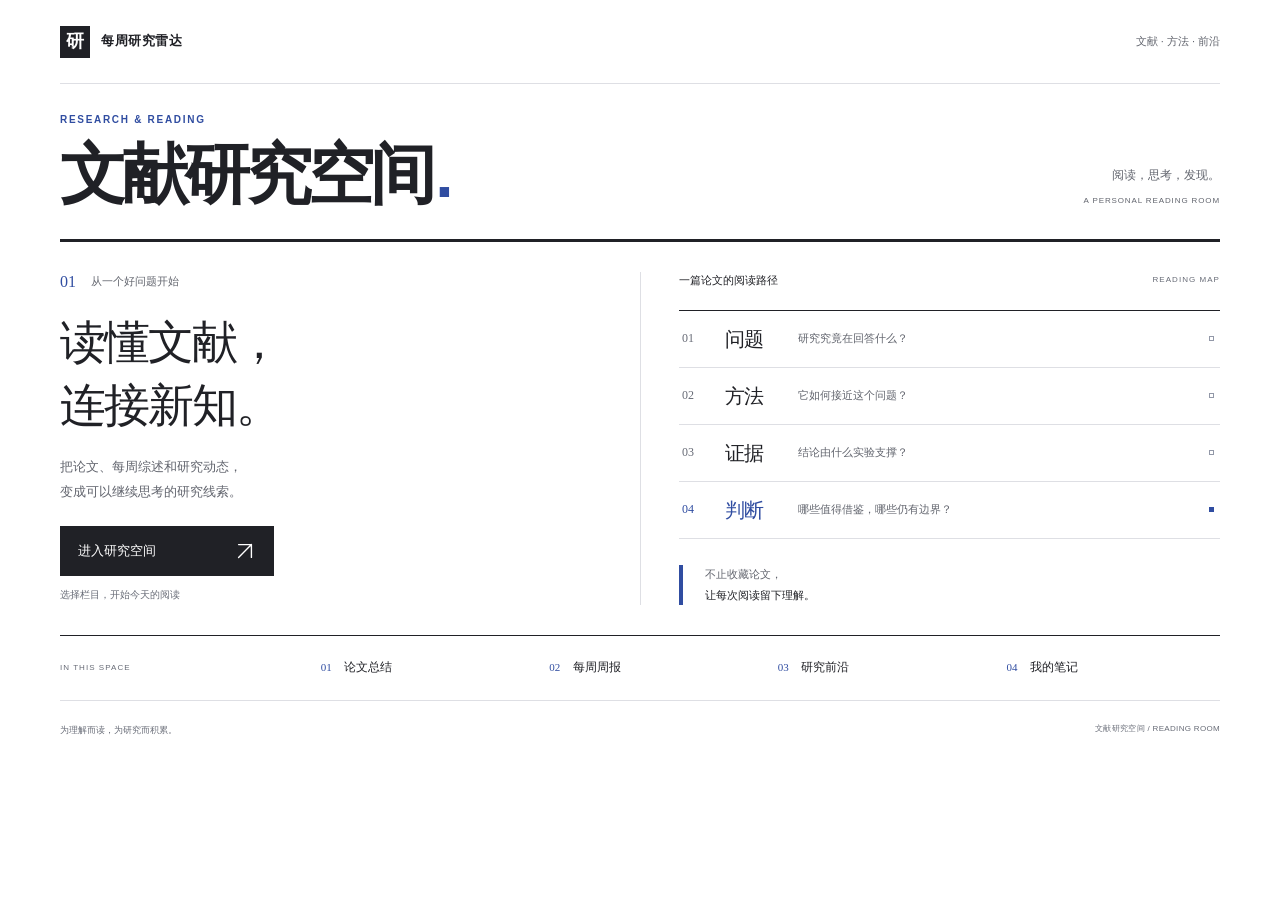
<file: index.html>
<!doctype html>
<html lang="zh-CN">
<head>
  <meta charset="utf-8"><meta name="viewport" content="width=device-width,initial-scale=1">
  <meta name="theme-color" content="#ffffff"><meta name="description" content="一个清楚、安静的文献研究空间。论文总结、每周周报、研究前沿与私人阅读笔记。">
  <title>文献研究空间 · 每周研究雷达</title>
  <link rel="preload" href="data/current.json?v=20261016-v1" as="fetch" crossorigin>
  <link rel="stylesheet" href="styles.css?v=modules-20261011">
  <link rel="stylesheet" href="editorial.css?v=editorial-20261011">
</head>
<body class="journal-cover" data-build="20261016-v1">
<a class="skip-link" href="#reading-room">跳到主要内容</a>
<header class="journal-nav">
  <a class="journal-wordmark" href="./" aria-label="文献研究空间首页"><span class="journal-monogram" aria-hidden="true">研</span><span>每周研究雷达</span></a>
  <span class="journal-nav-note">文献 · 方法 · 前沿</span>
</header>
<main id="reading-room" class="journal-shell">
  <div class="journal-masthead">
    <div><p class="journal-kicker">RESEARCH & READING</p><h1>文献研究空间<span>.</span></h1></div>
    <p class="journal-edition">阅读，思考，发现。<br><span>A PERSONAL READING ROOM</span></p>
  </div>
  <section class="journal-feature" aria-labelledby="cover-title">
    <div class="journal-intro">
      <p class="journal-section-label"><span>01</span> 从一个好问题开始</p>
      <h2 id="cover-title">读懂文献，<br>连接新知。</h2>
      <p class="journal-description">把论文、每周综述和研究动态，<br>变成可以继续思考的研究线索。</p>
      <a class="journal-enter" href="hub.html">进入研究空间 <span aria-hidden="true"><svg viewBox="0 0 24 24" width="22" height="22" fill="none" stroke="currentColor" stroke-width="1.5" stroke-linecap="round" stroke-linejoin="round" focusable="false"><path d="M5 19 19 5M5 5h14v14"/></svg></span></a>
      <span class="journal-entry-note">选择栏目，开始今天的阅读</span>
    </div>
    <div class="journal-diagram" aria-label="阅读路径：提出问题、理解方法、审视证据、形成判断">
      <div class="diagram-heading"><span>一篇论文的阅读路径</span><small>READING MAP</small></div>
      <div class="reading-map">
        <div class="map-line"><span class="map-number">01</span><strong>问题</strong><p>研究究竟在回答什么？</p><span class="map-dot" aria-hidden="true"></span></div>
        <div class="map-line"><span class="map-number">02</span><strong>方法</strong><p>它如何接近这个问题？</p><span class="map-dot" aria-hidden="true"></span></div>
        <div class="map-line"><span class="map-number">03</span><strong>证据</strong><p>结论由什么实验支撑？</p><span class="map-dot" aria-hidden="true"></span></div>
        <div class="map-line map-line-final"><span class="map-number">04</span><strong>判断</strong><p>哪些值得借鉴，哪些仍有边界？</p><span class="map-dot" aria-hidden="true"></span></div>
      </div>
      <div class="diagram-footer"><span class="diagram-rule" aria-hidden="true"></span><p>不止收藏论文，<br><b>让每次阅读留下理解。</b></p></div>
    </div>
  </section>
  <div class="journal-contents-preview" aria-label="研究空间栏目"><span>IN THIS SPACE</span><p><b>01</b> 论文总结</p><p><b>02</b> 每周周报</p><p><b>03</b> 研究前沿</p><p><b>04</b> 我的笔记</p></div>
</main>
<footer class="journal-footer"><span>为理解而读，为研究而积累。</span><span>文献研究空间 / READING ROOM</span></footer>
<script src="entry.js?v=modules-20261011"></script>
</body></html>
</file>
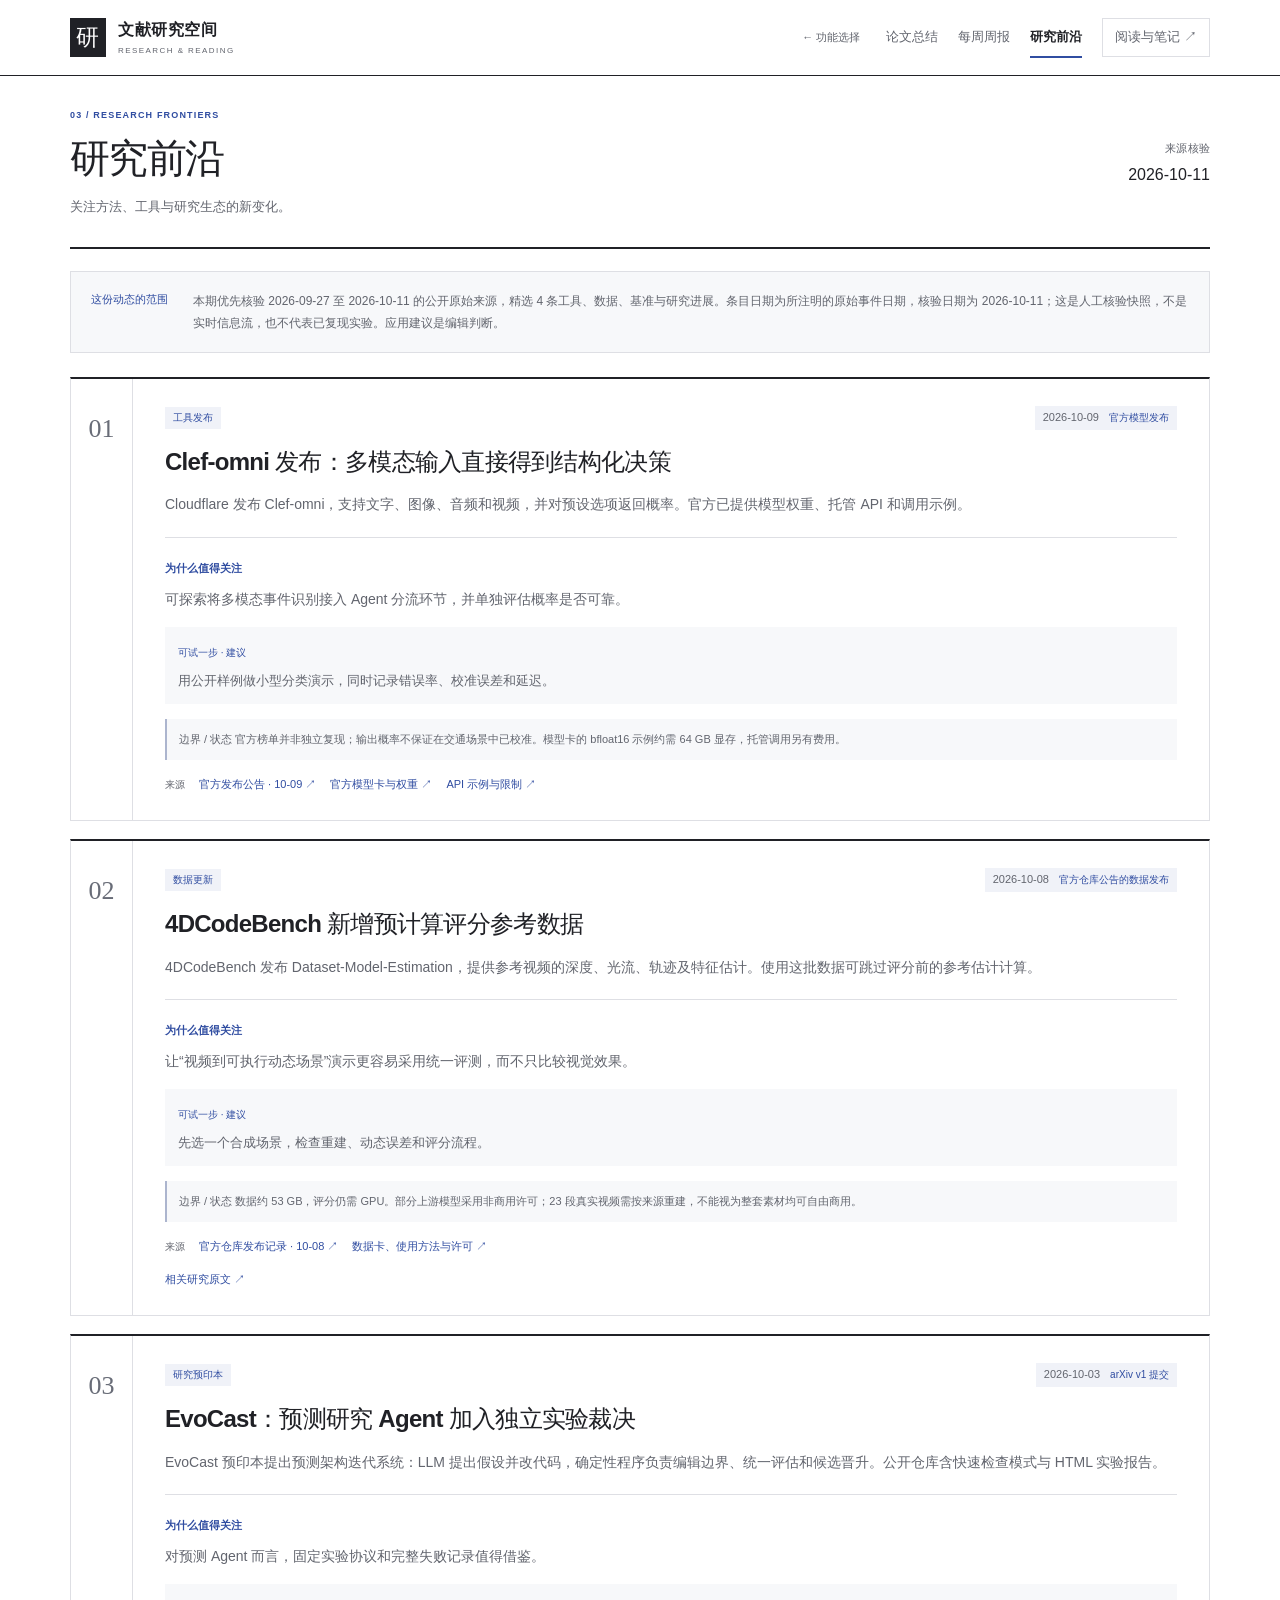
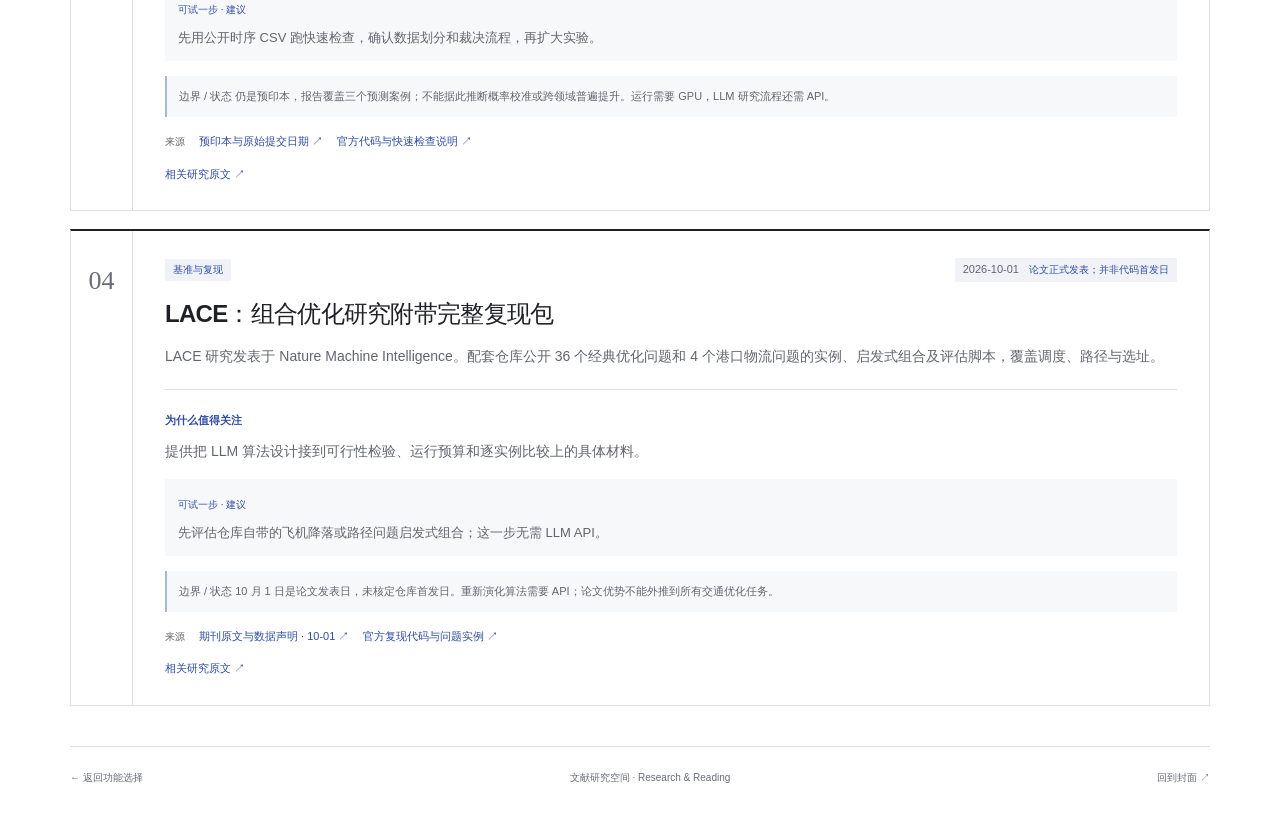
<file: frontiers.html>
<!doctype html>
<html lang="zh-CN"><head><meta charset="utf-8"><meta name="viewport" content="width=device-width,initial-scale=1"><meta name="theme-color" content="#ffffff"><title>研究前沿 · 文献研究空间</title><link rel="stylesheet" href="styles.css?v=modules-20261011"><link rel="stylesheet" href="editorial.css?v=editorial-20261011"></head><body data-view="frontiers"><a class="skip-link" href="#app">跳到主要内容</a><header class="topbar"><a class="brand" href="hub.html"><span class="brand-mark">研</span><span>文献研究空间<small>RESEARCH & READING</small></span></a></header><main id="app"><p class="loading">正在载入研究前沿…</p></main><script src="app.js?v=weekly-20261016"></script></body></html>
</file>
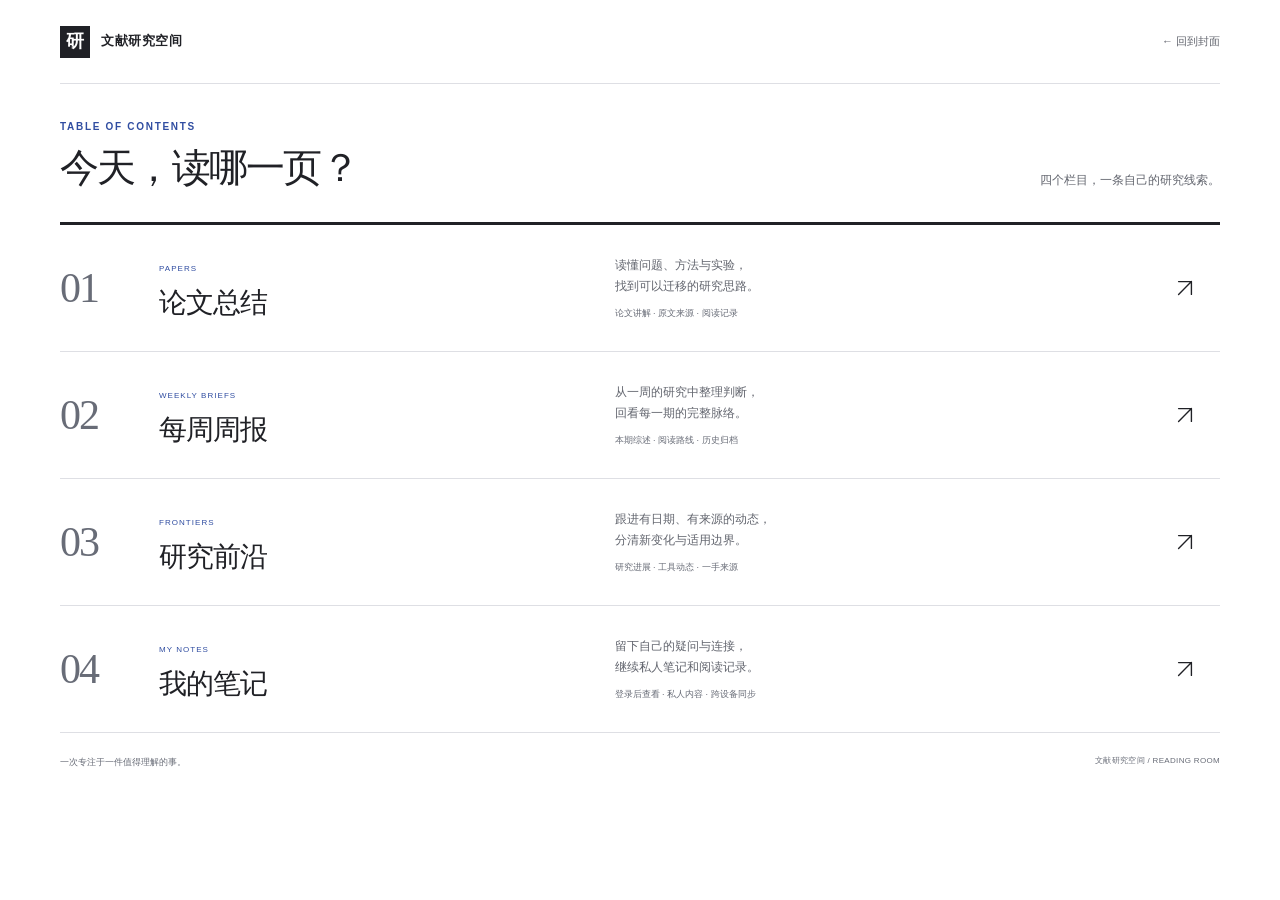
<file: hub.html>
<!doctype html>
<html lang="zh-CN">
<head><meta charset="utf-8"><meta name="viewport" content="width=device-width,initial-scale=1"><meta name="theme-color" content="#ffffff"><title>选择栏目 · 文献研究空间</title><link rel="stylesheet" href="styles.css?v=modules-20261011"><link rel="stylesheet" href="editorial.css?v=editorial-20261011"></head>
<body class="journal-index">
<a class="skip-link" href="#module-index">跳到主要内容</a>
<header class="journal-nav"><a class="journal-wordmark" href="./"><span class="journal-monogram" aria-hidden="true">研</span><span>文献研究空间</span></a><a class="journal-back" href="./">← 回到封面</a></header>
<main class="journal-shell index-shell" id="module-index">
  <header class="index-heading"><div><p class="journal-kicker">TABLE OF CONTENTS</p><h1>今天，读哪一页？</h1></div><p>四个栏目，一条自己的研究线索。</p></header>
  <nav class="editorial-index" aria-label="研究空间功能">
    <a class="index-row" href="papers.html"><span class="index-number">01</span><div class="index-title"><small>PAPERS</small><h2>论文总结</h2></div><div class="index-description"><p>读懂问题、方法与实验，<br>找到可以迁移的研究思路。</p><span>论文讲解 · 原文来源 · 阅读记录</span></div><span class="index-arrow" aria-hidden="true"><svg viewBox="0 0 24 24" width="22" height="22" fill="none" stroke="currentColor" stroke-width="1.5" stroke-linecap="round" stroke-linejoin="round" focusable="false"><path d="M5 19 19 5M5 5h14v14"/></svg></span></a>
    <a class="index-row" href="reports.html"><span class="index-number">02</span><div class="index-title"><small>WEEKLY BRIEFS</small><h2>每周周报</h2></div><div class="index-description"><p>从一周的研究中整理判断，<br>回看每一期的完整脉络。</p><span>本期综述 · 阅读路线 · 历史归档</span></div><span class="index-arrow" aria-hidden="true"><svg viewBox="0 0 24 24" width="22" height="22" fill="none" stroke="currentColor" stroke-width="1.5" stroke-linecap="round" stroke-linejoin="round" focusable="false"><path d="M5 19 19 5M5 5h14v14"/></svg></span></a>
    <a class="index-row" href="frontiers.html"><span class="index-number">03</span><div class="index-title"><small>FRONTIERS</small><h2>研究前沿</h2></div><div class="index-description"><p>跟进有日期、有来源的动态，<br>分清新变化与适用边界。</p><span>研究进展 · 工具动态 · 一手来源</span></div><span class="index-arrow" aria-hidden="true"><svg viewBox="0 0 24 24" width="22" height="22" fill="none" stroke="currentColor" stroke-width="1.5" stroke-linecap="round" stroke-linejoin="round" focusable="false"><path d="M5 19 19 5M5 5h14v14"/></svg></span></a>
    <a class="index-row" href="workspace.html"><span class="index-number">04</span><div class="index-title"><small>MY NOTES</small><h2>我的笔记</h2></div><div class="index-description"><p>留下自己的疑问与连接，<br>继续私人笔记和阅读记录。</p><span>登录后查看 · 私人内容 · 跨设备同步</span></div><span class="index-arrow" aria-hidden="true"><svg viewBox="0 0 24 24" width="22" height="22" fill="none" stroke="currentColor" stroke-width="1.5" stroke-linecap="round" stroke-linejoin="round" focusable="false"><path d="M5 19 19 5M5 5h14v14"/></svg></span></a>
  </nav>
</main>
<footer class="journal-footer"><span>一次专注于一件值得理解的事。</span><span>文献研究空间 / READING ROOM</span></footer>
</body></html>
</file>
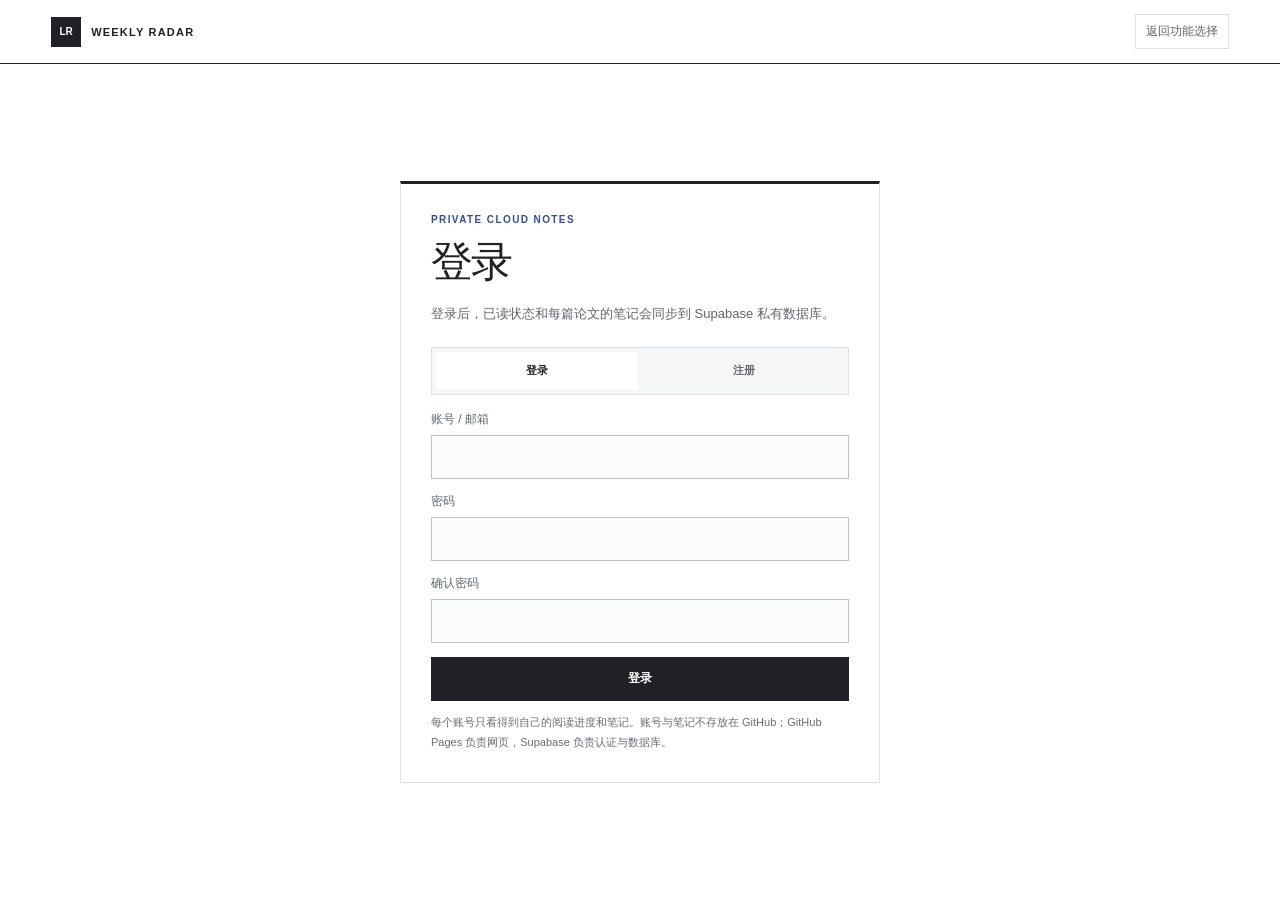
<file: login.html>
<!doctype html>
<html lang="zh-CN">
<head>
  <meta charset="utf-8"><meta name="viewport" content="width=device-width,initial-scale=1">
  <meta name="theme-color" content="#ffffff"><title>登录 / 注册 · Weekly Radar</title>
  <link rel="stylesheet" href="cloud.css?v=modules-20261011">
<link rel="stylesheet" href="editorial.css?v=editorial-20261011"></head>
<body>
<header class="cloud-nav">
  <a class="cloud-brand" href="hub.html"><span>LR</span><b>WEEKLY RADAR</b></a>
  <div class="cloud-nav-actions"><a href="hub.html">返回功能选择</a></div>
</header>
<main class="login-shell">
  <section class="login-card">
    <p class="login-kicker">PRIVATE CLOUD NOTES</p>
    <h1 id="login-title">登录</h1>
    <p class="login-intro" id="login-intro">登录后，已读状态和每篇论文的笔记会同步到 Supabase 私有数据库。</p>

    <div class="auth-tabs">
      <button type="button" id="tab-login" class="active">登录</button>
      <button type="button" id="tab-register">注册</button>
    </div>

    <form id="login-form">
      <label><span>账号 / 邮箱</span><input id="username" autocomplete="username" required minlength="3" maxlength="64"></label>
      <label><span>密码</span><input id="password" type="password" autocomplete="current-password" required minlength="10" maxlength="128"></label>
      <label id="confirm-wrap" hidden><span>确认密码</span><input id="confirm" type="password" autocomplete="new-password" maxlength="128"></label>
      <p class="login-error" id="error" hidden></p>
      <button class="login-primary" id="submit" type="submit">登录</button>
    </form>

    <p class="login-note">每个账号只看得到自己的阅读进度和笔记。账号与笔记不存放在 GitHub；GitHub Pages 负责网页，Supabase 负责认证与数据库。</p>
  </section>
</main>
<script src="cloud.js?v=20260927-v2"></script>
<script src="login.js?v=20260927-v2"></script>
</body></html>
</file>
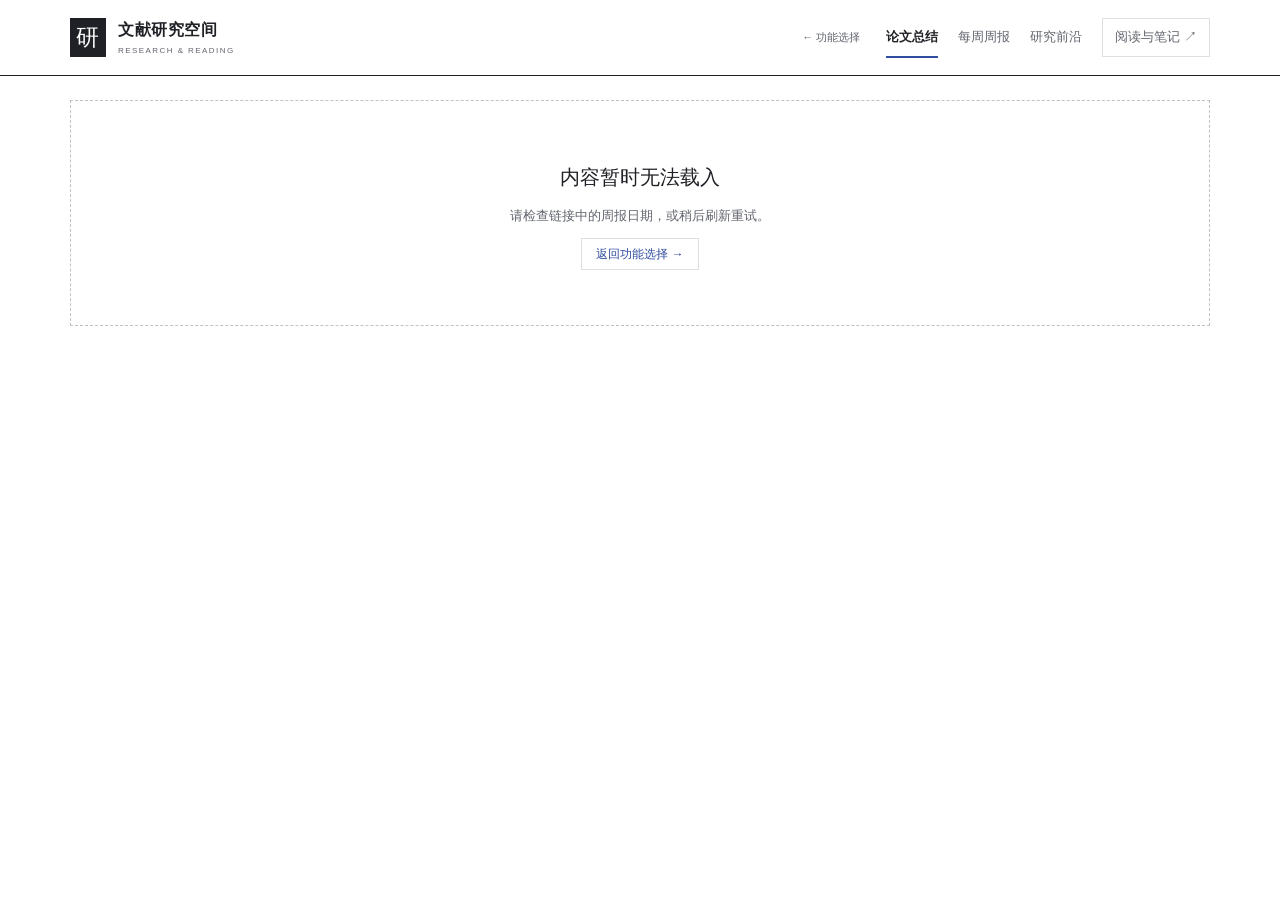
<file: paper.html>
<!doctype html>
<html lang="zh-CN"><head><meta charset="utf-8"><meta name="viewport" content="width=device-width,initial-scale=1"><meta name="theme-color" content="#ffffff"><title>论文讲解 · 文献研究空间</title><link rel="stylesheet" href="styles.css?v=modules-20261011"><link rel="stylesheet" href="editorial.css?v=editorial-20261011"></head><body data-view="paper"><a class="skip-link" href="#app">跳到主要内容</a><header class="topbar"><a class="brand" href="hub.html"><span class="brand-mark">研</span><span>文献研究空间<small>RESEARCH & READING</small></span></a></header><main id="app"><p class="loading">正在载入论文讲解…</p></main><script src="app.js?v=weekly-20261016"></script></body></html>
</file>
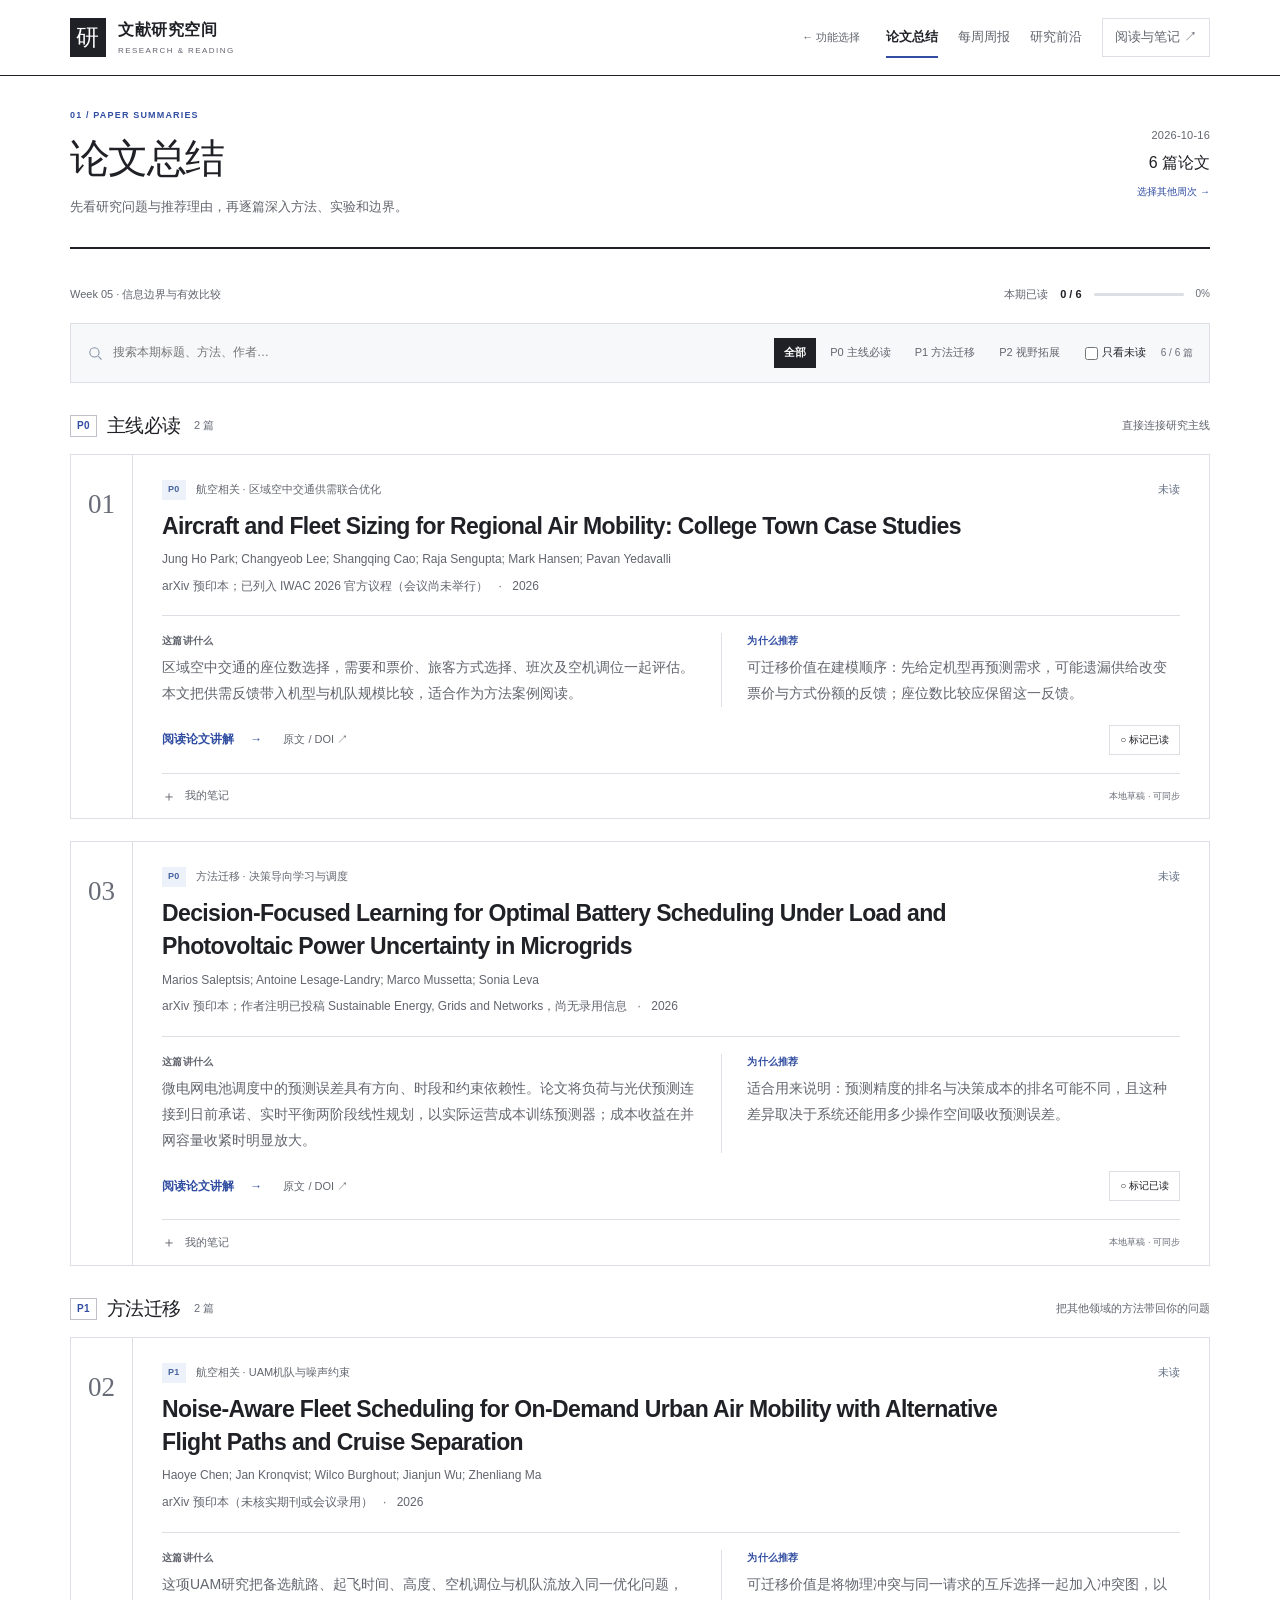
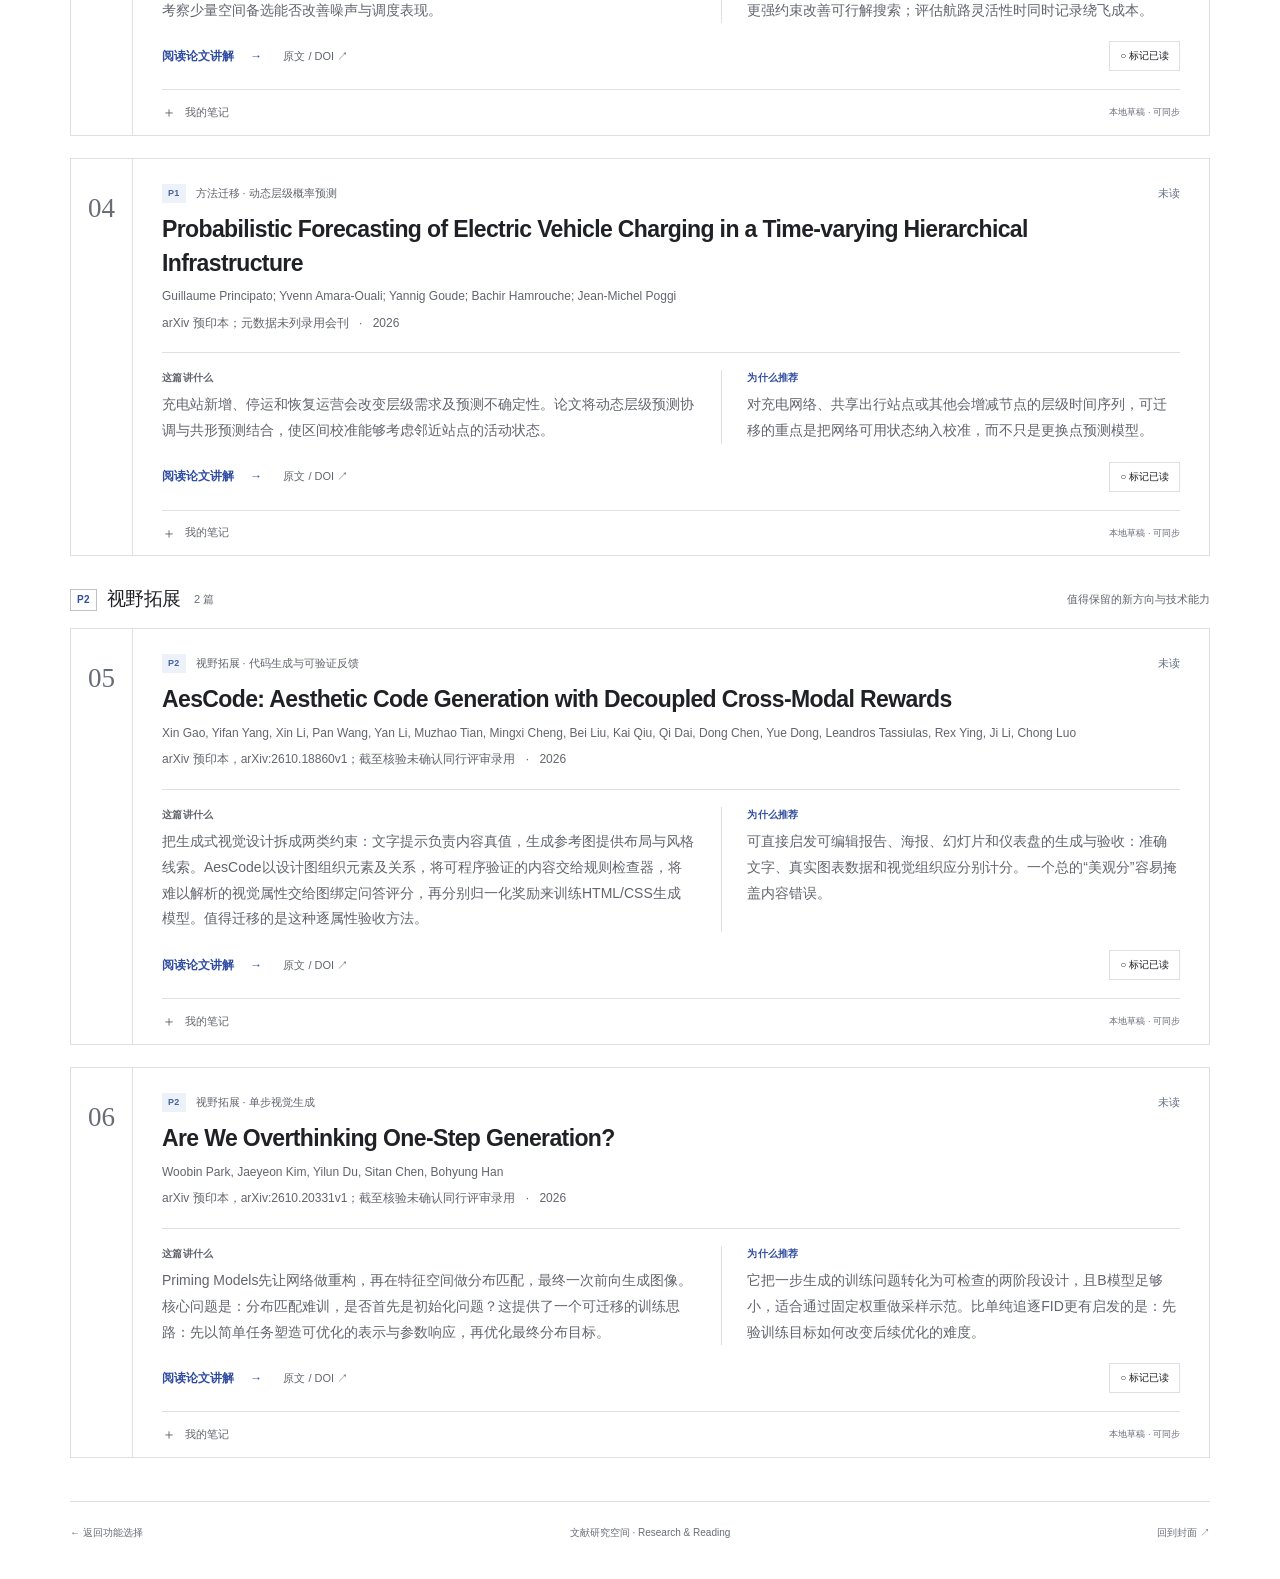
<file: papers.html>
<!doctype html>
<html lang="zh-CN"><head><meta charset="utf-8"><meta name="viewport" content="width=device-width,initial-scale=1"><meta name="theme-color" content="#ffffff"><title>论文总结 · 文献研究空间</title><link rel="stylesheet" href="styles.css?v=modules-20261011"><link rel="stylesheet" href="editorial.css?v=editorial-20261011"></head><body data-view="papers"><a class="skip-link" href="#app">跳到主要内容</a><header class="topbar"><a class="brand" href="hub.html"><span class="brand-mark">研</span><span>文献研究空间<small>RESEARCH & READING</small></span></a></header><main id="app"><p class="loading">正在载入论文总结…</p></main><script src="app.js?v=weekly-20261016"></script></body></html>
</file>
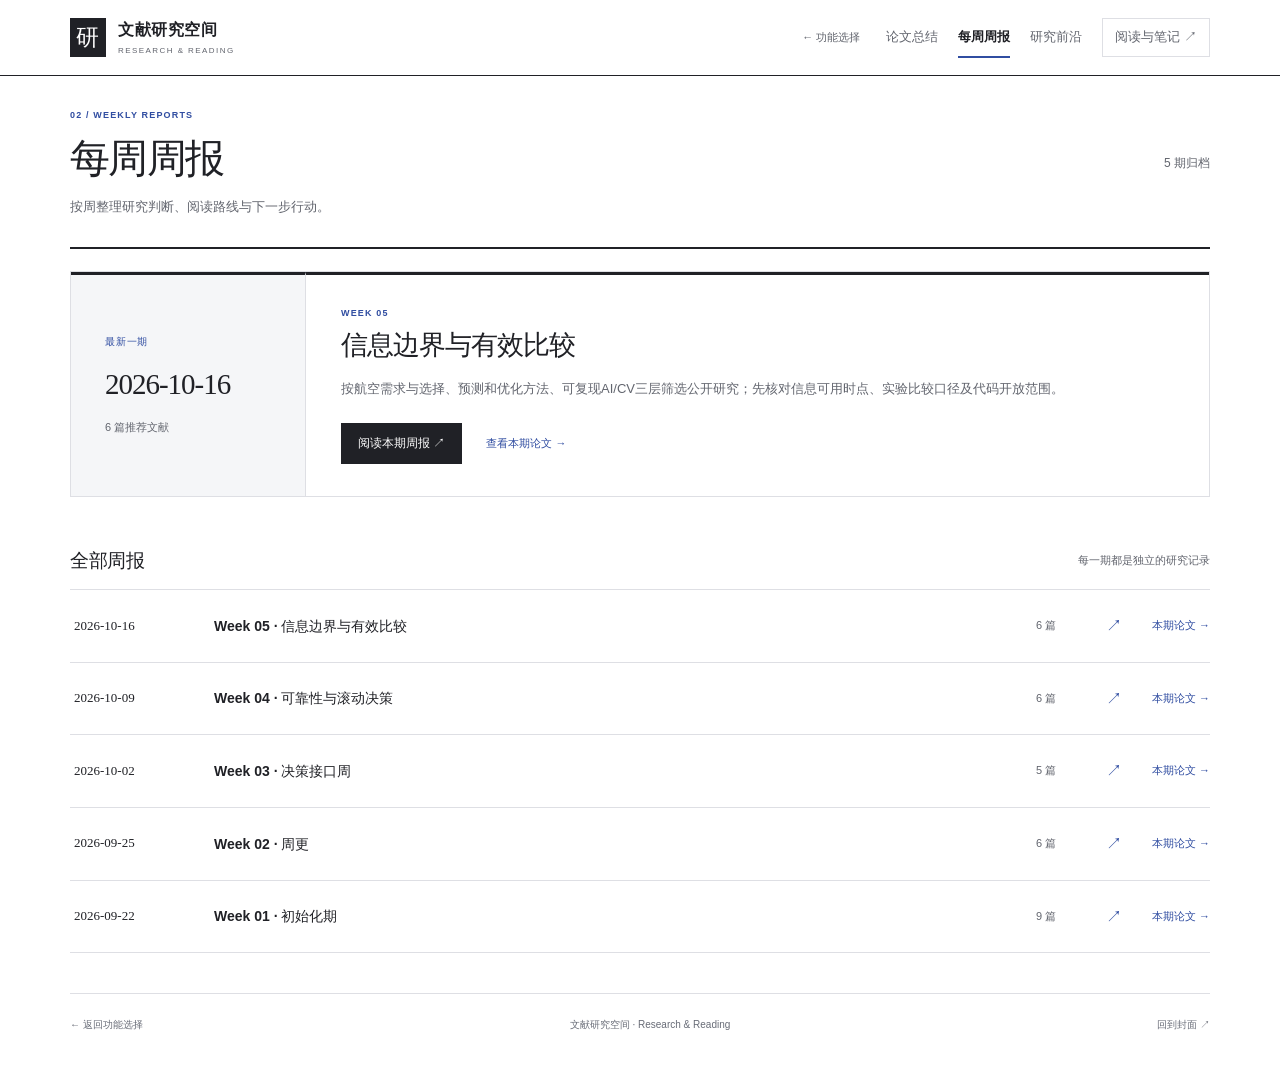
<file: reports.html>
<!doctype html>
<html lang="zh-CN"><head><meta charset="utf-8"><meta name="viewport" content="width=device-width,initial-scale=1"><meta name="theme-color" content="#ffffff"><title>每周周报 · 文献研究空间</title><link rel="stylesheet" href="styles.css?v=modules-20261011"><link rel="stylesheet" href="editorial.css?v=editorial-20261011"></head><body data-view="reports"><a class="skip-link" href="#app">跳到主要内容</a><header class="topbar"><a class="brand" href="hub.html"><span class="brand-mark">研</span><span>文献研究空间<small>RESEARCH & READING</small></span></a></header><main id="app"><p class="loading">正在载入每周周报…</p></main><script src="app.js?v=weekly-20261016"></script></body></html>
</file>
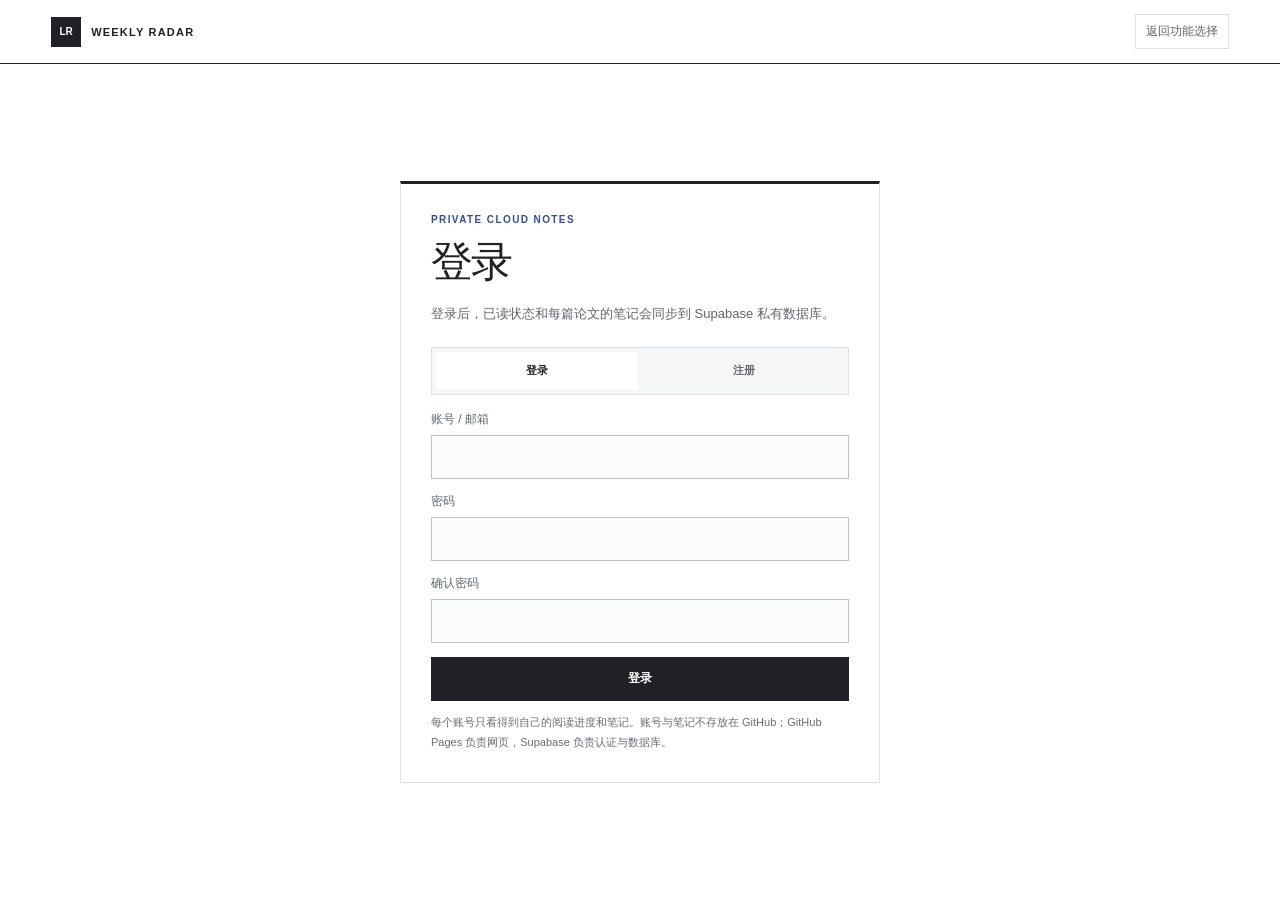
<file: workspace.html>
<!doctype html>
<html lang="zh-CN">
<head>
  <meta charset="utf-8"><meta name="viewport" content="width=device-width,initial-scale=1">
  <meta name="theme-color" content="#ffffff"><title>我的云端周报 · Weekly Radar</title>
  <link rel="stylesheet" href="cloud.css?v=modules-20261011">
<link rel="stylesheet" href="editorial.css?v=editorial-20261011"></head>
<body>
<header class="cloud-nav">
  <a class="cloud-brand" href="hub.html"><span>LR</span><b>MY CLOUD NOTES</b></a>
  <div class="cloud-nav-actions"><a href="hub.html">返回功能选择</a><a id="brief-link" href="reports.html">本周公开周报</a><button id="logout">退出登录</button></div>
</header>
<main class="workspace-shell">
  <div id="loading" class="empty-state">正在加载云端周报…</div>
  <div id="workspace" hidden></div>
</main>
<script src="cloud.js?v=20260927-v1"></script>
<script src="workspace.js?v=20260927-v1"></script>
</body></html>
</file>
<file: styles.css>
:root{--bg:#f7f8fa;--paper:#fff;--ink:#252d3a;--muted:#687384;--faint:#8993a1;--line:#e0e5ec;--line-strong:#cbd3df;--accent:#3b5fa9;--soft:#eff3fa;--shadow:0 6px 20px rgba(34,49,73,.035)}
*{box-sizing:border-box}html{scroll-behavior:smooth;scroll-padding-top:92px;background:var(--bg)}body{margin:0;color:var(--ink);font-family:Inter,-apple-system,BlinkMacSystemFont,"Segoe UI","PingFang SC","Microsoft YaHei",sans-serif;line-height:1.6;background:var(--bg)}button,input,textarea{font:inherit}a{color:inherit;text-decoration:none}button,a,input,textarea,summary{-webkit-tap-highlight-color:transparent}button,summary{cursor:pointer}button{color:inherit}a:hover{color:var(--accent)}button:hover{border-color:var(--accent)}:focus-visible{outline:2px solid var(--accent);outline-offset:4px}input,textarea{accent-color:var(--accent)}[hidden]{display:none!important}svg{display:block}button:disabled{cursor:wait;opacity:.6}.skip-link{position:fixed;left:20px;top:-80px;z-index:100;background:var(--ink);color:#fff;padding:10px 20px}.skip-link:focus{top:12px}
.topbar{position:sticky;top:0;z-index:20;min-height:76px;padding:12px max(32px,calc((100vw - 1140px)/2));display:flex;align-items:center;justify-content:space-between;gap:30px;border-bottom:1px solid var(--line);background:rgba(250,251,253,.96);backdrop-filter:blur(12px)}.brand{display:flex;align-items:center;gap:12px;flex-shrink:0;font-size:16px;font-weight:600;letter-spacing:.035em}.brand-mark{display:grid;place-items:center;width:36px;height:39px;border:1px solid var(--line-strong);border-radius:7px;background:white;font-family:serif;font-size:23px;font-weight:400}.brand small{display:block;font-size:8px;font-weight:500;letter-spacing:.18em;color:var(--faint);margin-top:2px}.topbar nav{display:flex;align-items:center;gap:25px}.topbar nav>a{font-size:13px;white-space:nowrap;color:#606b7b;padding:8px 0}.topbar nav>a:hover{color:var(--accent)}.topbar .nav-notes{padding:8px 12px;border:1px solid var(--line);border-radius:5px;background:white}.nav-notes span{margin-left:7px;color:var(--accent)}#app{width:min(1140px,calc(100% - 64px));margin:0 auto}.loading{padding:40px 0;color:var(--muted)}
.issue-header{display:grid;grid-template-columns:minmax(0,1fr) 280px;align-items:center;gap:46px;padding:38px 0 30px}.eyebrow{margin:0 0 12px;font-size:10px;line-height:1.4;letter-spacing:.13em;text-transform:uppercase;color:var(--accent);font-weight:650}.eyebrow span{margin:0 7px;color:var(--line-strong)}.issue-copy h1{margin:0;font-size:clamp(30px,3.9vw,45px);font-weight:550;line-height:1.25;letter-spacing:-.035em}.issue-purpose{margin:15px 0 20px;max-width:70ch;color:var(--muted);font-size:13px;line-height:1.9}.issue-links{display:flex;align-items:center;gap:25px;font-size:12px}.issue-links a>span{margin-left:19px}.primary-link{display:inline-flex;align-items:center;justify-content:center;gap:20px;padding:11px 17px;border-radius:5px;background:#2b3443;color:#fff!important;box-shadow:0 3px 5px rgba(30,41,59,.06);font-size:12px}.primary-link:hover{background:#3b5fa9}.issue-art{width:100%;height:auto;max-height:200px}.issue-meta{display:flex;align-items:center;gap:24px;padding:16px 0;border-top:1px solid var(--line);border-bottom:1px solid var(--line);font-size:11px;color:var(--muted)}.issue-meta>span b{font-weight:700;color:var(--ink)}.issue-meta>a{margin-left:auto}.progress-card{display:flex;align-items:center;gap:12px;padding-left:24px;border-left:1px solid var(--line)}.progress-card strong{color:var(--ink);font-weight:600;white-space:nowrap}.progress-track{width:90px;height:3px;border-radius:99px;background:var(--line);overflow:hidden}.progress-track i{display:block;width:0;height:100%;background:var(--accent);transition:width .2s}.progress-card #progress-percent{font-size:10px;color:var(--faint)}
.issue-context{border-bottom:1px solid var(--line)}.issue-context>summary{display:flex;justify-content:space-between;gap:12px;align-items:center;list-style:none;padding:17px 0;font-size:12px;font-weight:550}.issue-context>summary::-webkit-details-marker{display:none}.context-hint{font-size:11px;font-weight:400;color:var(--muted)}.context-hint b{margin-left:14px;color:var(--accent);font-size:16px;font-weight:400;display:inline-block}.issue-context[open] .context-hint b{transform:rotate(45deg)}.context-content{display:grid;grid-template-columns:1.35fr 1fr;gap:30px;padding:8px 0 28px}.context-content h2{font-size:16px;margin:0 0 12px}.context-content p,.reading-order li{font-size:13px;line-height:1.9;color:#596575}.context-content p{margin:0 0 14px}.context-content .freshness{font-size:11px;color:var(--muted);padding:12px 14px;background:#eef1f6;border-left:2px solid #bac7dc}.scope-row{display:flex;flex-wrap:wrap;gap:7px}.scope-row span{font-size:10px;color:var(--muted);padding:3px 7px;background:#fff;border:1px solid var(--line);border-radius:3px}.reading-order ol{padding-left:18px;margin:0}.reading-order li{padding-left:5px;margin-bottom:10px}.signals{grid-column:1/-1;display:grid;grid-template-columns:repeat(3,minmax(0,1fr));gap:18px}.signals>h2{grid-column:1/-1;margin:0}.signals article{border-top:1px solid var(--line);padding-top:14px}.signals h3{font-size:13px;margin:0 0 8px}.signals p{font-size:12px;margin:0}
.library-head{padding:31px 0 22px;display:flex;justify-content:space-between;align-items:center;gap:20px;scroll-margin-top:18px}.library-head .eyebrow{font-size:9px;margin-bottom:5px}.library-head h2{font-size:26px;letter-spacing:-.03em;font-weight:550;margin:0}.library-head p:not(.eyebrow){font-size:12px;color:var(--muted);margin:5px 0 0}.text-link{font-size:12px;color:var(--accent);white-space:nowrap}.library-tools{display:flex;align-items:center;gap:15px;flex-wrap:wrap;padding:14px 16px;border:1px solid var(--line);border-radius:7px;background:#fff}.search-box{display:flex;align-items:center;gap:9px;flex:1;min-width:190px}.search-box svg{width:17px;height:17px;stroke:#8390a3;stroke-width:1.5;fill:none;flex-shrink:0}.search-box input{width:100%;border:0;outline:0;background:transparent;color:var(--ink);font-size:12px;padding:3px 0}.search-box:focus-within{outline:2px solid #a4b6d9;outline-offset:6px;border-radius:2px}.filter-chips{display:flex;gap:4px;flex-wrap:wrap}.filter-chips button{border:0;border-radius:4px;padding:6px 10px;background:transparent;color:var(--muted);font-size:11px}.filter-chips button[aria-pressed="true"]{background:var(--soft);color:var(--accent);font-weight:650}.unread-filter{font-size:11px;display:flex;align-items:center;gap:4px;white-space:nowrap}.unread-filter input{width:13px;height:13px;margin:0}.library-tools #result-count{font-size:10px;white-space:nowrap;color:var(--faint);font-variant-numeric:tabular-nums}
.paper-section{margin-top:28px}.section-head{display:flex;justify-content:space-between;align-items:center;gap:20px;margin-bottom:13px}.section-head h2{display:flex;align-items:center;gap:10px;font-size:19px;font-weight:550;margin:0;letter-spacing:-.025em}.section-head h2>span{font-size:10px;font-weight:650;color:var(--accent);border:1px solid #d3dced;padding:2px 6px;border-radius:3px;letter-spacing:.03em}.section-head h2 small{font-size:11px;font-weight:400;color:var(--faint);margin-left:3px;letter-spacing:0}.section-head>p{margin:0;font-size:11px;color:var(--muted)}.paper-grid{display:grid;gap:16px}.card{background:#fff;border:1px solid #d9e0ea;border-radius:8px;box-shadow:var(--shadow);scroll-margin-top:98px}.paper-grid>.card{display:grid;grid-template-columns:54px minmax(0,1fr);transition:border-color .2s}.card:hover{border-color:#adbcd3}.paper-number{padding-top:25px;text-align:center;font-family:Georgia,serif;font-size:18px;color:#a3afc0;border-right:1px solid #e8ecf2;background:linear-gradient(#f9fafc,#fff);border-radius:8px 0 0 8px}.card-body{padding:23px 27px 0;min-width:0}.card-top{display:flex;align-items:center;gap:10px;flex-wrap:wrap}.tag.priority{font-size:9px;letter-spacing:.03em;line-height:1.5;background:#edf2fa;color:#4664a0;padding:3px 6px;border-radius:3px;font-weight:700}.paper-lane{font-size:11px;color:#687890}.read-state{margin-left:auto;font-size:10px;color:#647084;white-space:nowrap}.card h3{font-size:21px;font-weight:600;line-height:1.4;letter-spacing:-.027em;margin:10px 0 7px;max-width:70ch;overflow-wrap:anywhere}.authors{margin:0;color:#647084;font-size:11px;line-height:1.65}.paper-meta{font-size:11px;line-height:1.7;color:#687485;margin:6px 0 0}.paper-meta>span{margin:0 7px;color:#b7bfcc}.paper-brief{display:grid;grid-template-columns:1.16fr 1fr;gap:27px;margin-top:19px;padding-top:17px;border-top:1px solid #e8ecf2}.block b{display:block;color:#59667b;font-weight:600;font-size:10px;letter-spacing:.03em;margin-bottom:6px}.block p{font-size:13px;line-height:1.85;color:#586477;margin:0}.block.key{padding-left:25px;border-left:1px solid #e3e9f1}.block.key b{color:#4c6aa0}.card-actions{display:flex;gap:21px;align-items:center;flex-wrap:wrap;padding:18px 0;font-size:11px}.guide-link{font-size:12px;color:var(--accent);font-weight:600}.guide-link span{margin-left:13px}.paper-link{font-size:11px;color:#69758a}.read-toggle{margin-left:auto;border:1px solid var(--line);background:#fff;border-radius:4px;padding:6px 10px;font-size:10px;white-space:nowrap}.read-toggle.done{color:var(--accent);background:var(--soft);border-color:#c8d5e9}.card.is-read .paper-number{color:var(--accent)}.card.is-read{border-color:#b8c9e2}.note-details{border-top:1px solid #e6ebf2}.note-details>summary{padding:11px 0;list-style:none;color:#596c8c;font-size:11px;display:flex;align-items:center;gap:9px}.note-details>summary::before{content:"＋";font-size:14px;color:#7387a7}.note-details[open]>summary::before{content:"−"}.note-details>summary::-webkit-details-marker{display:none}.note-details>summary span{margin-left:auto;color:#9ba5b4;font-size:9px}.notes-panel{padding:7px 0 20px}.notes-panel label{display:block;margin-bottom:8px;color:var(--muted);font-size:12px}.notes-panel textarea{display:block;width:100%;min-height:105px;resize:vertical;border:1px solid var(--line-strong);background:#fcfdff;border-radius:5px;padding:12px;color:var(--ink);font-size:13px;line-height:1.7}.cloud-sync-row{display:flex;align-items:center;justify-content:space-between;gap:12px;margin-top:10px}.cloud-sync-btn{background:var(--soft);border:1px solid #cbd8ed;border-radius:4px;color:var(--accent);padding:7px 11px;font-size:11px}.cloud-sync-row span{font-size:10px;color:var(--muted)}.notes-panel small{font-size:10px;color:var(--faint);display:block;margin-top:9px}.empty-state{padding:60px 24px;text-align:center;border:1px dashed var(--line-strong);border-radius:8px;margin:24px 0}.empty-state h1,.empty-state h3{font-size:20px;font-weight:550;margin:0 0 10px}.empty-state p{font-size:13px;color:var(--muted)}.empty-state button,.empty-state>a{font-size:12px;color:var(--accent);border:1px solid var(--line);border-radius:4px;background:white;padding:8px 14px}
.actions-section{margin-top:52px}.actions{display:grid;grid-template-columns:1fr 1fr;border-top:1px solid var(--line);gap:0 30px}.actions article{display:flex;align-items:start;gap:16px;padding:23px 0;border-bottom:1px solid var(--line)}.actions article>span{font-family:Georgia,serif;color:#8090a9;font-size:18px}.actions h3{font-size:15px;font-weight:550;margin:4px 0 8px}.actions p{font-size:12px;line-height:1.8;margin:0;color:var(--muted)}.actions .action-time{font-size:10px;color:var(--faint)}.archive-panel{margin:49px 0 40px}.archive{border-top:1px solid var(--line)}.archive .archive-main{display:grid;grid-template-columns:120px minmax(0,1fr) 50px 20px;gap:20px;align-items:center;padding:20px 4px;border-bottom:1px solid var(--line);transition:background .2s}.archive .archive-main:hover{background:#f0f3f9}.archive span{font-size:11px;color:var(--muted)}.archive .archive-date{font-variant-numeric:tabular-nums;color:#6c7e9d}.archive b{font-size:14px;font-weight:550}.archive em{font-style:normal;color:var(--accent)}.site-footer{display:flex;justify-content:space-between;gap:24px;font-size:10px;color:var(--faint);padding:23px 0 38px;border-top:1px solid var(--line)}
/* Dedicated, source-linked paper reading surface. */
.paper-breadcrumb{display:flex;justify-content:space-between;align-items:center;gap:20px;padding:24px 0;font-size:11px;color:#71809a}.guide-page{border-radius:8px;overflow:visible}.guide-header{padding:32px 38px 10px;border-bottom:1px solid var(--line)}.guide-header h1{font-size:clamp(26px,3.4vw,39px);line-height:1.28;font-weight:550;letter-spacing:-.04em;margin:14px 0;max-width:35ch;overflow-wrap:anywhere}.guide-header .authors{font-size:12px}.guide-header .paper-meta{font-size:12px}.publication-note{font-size:11px;line-height:1.8;color:#647084;margin:10px 0 0}.guide-header .card-actions{padding:21px 0}.guide-layout{display:grid;grid-template-columns:206px minmax(0,1fr)}.guide-toc{align-self:start;position:sticky;top:95px;padding:29px 22px}.guide-toc .eyebrow{font-size:9px}.guide-toc nav{display:flex;flex-direction:column;gap:3px}.guide-toc nav a{padding:7px 0;color:#728199;font-size:11px;line-height:1.5}.guide-toc nav a:hover{color:var(--accent)}.guide-content{min-width:0;padding:29px 38px 35px;border-left:1px solid var(--line)}.guide-verification{padding:14px 16px;border:1px solid #dfe6f2;border-radius:5px;background:#f5f7fc;font-size:11px;color:#64738b}.guide-verification>b{color:var(--accent);font-weight:600}.guide-verification>span{margin-left:12px;font-size:10px}.guide-verification p{margin:7px 0 0;font-size:11px;line-height:1.8}.guide-section{padding:27px 0;border-bottom:1px solid var(--line);scroll-margin-top:96px}.guide-section h2,.section-heading h2{font-size:21px;line-height:1.45;letter-spacing:-.025em;font-weight:550;margin:0 0 17px}.guide-section h2>span{font-size:11px;color:#8b9bb4;margin-right:12px;font-weight:400;letter-spacing:.03em}.guide-section p{font-size:14px;line-height:1.95;color:#4e5c71;margin:12px 0;overflow-wrap:anywhere}.section-sources{display:flex;flex-wrap:wrap;gap:12px;font-size:10px;padding-top:7px}.section-sources>span{color:#96a0af}.section-sources a{color:var(--accent)}.original-explanation{scroll-margin-top:100px;padding:30px 0;border-bottom:1px solid var(--line)}.section-heading{display:flex;justify-content:space-between;gap:10px;align-items:baseline}.section-heading h2{margin-bottom:8px}.section-heading>span{font-size:10px;color:var(--faint)}.explanation-origin{font-size:11px;color:var(--faint);margin:0 0 24px}.explanation-field{margin-top:23px}.explanation-field h3{font-size:13px;font-weight:600;color:#5c729a;margin:0 0 8px}.explanation-field p{font-size:14px;line-height:1.9;color:#536176;margin:8px 0;overflow-wrap:anywhere}.source-list{padding:0;margin:0;list-style:none;display:grid;gap:9px}.source-list li{font-size:12px;color:var(--accent);line-height:1.7}.code-source{margin-top:22px;padding-top:18px;border-top:1px solid var(--line);font-size:12px;color:var(--accent)}.code-source p{font-size:11px;color:var(--muted);margin-bottom:0}.guide-content #paper-notes{border:0;padding-bottom:0}.guide-content .notes-panel{padding:0}.guide-page+.site-footer{margin-top:28px}.paper-figure{margin:24px 0;font-size:11px;color:var(--accent)}.paper-figure img{max-width:100%;height:auto;margin:14px 0}.paper-figure figcaption{color:var(--muted);line-height:1.7}
@media(min-width:1600px){.issue-header{padding-top:45px;padding-bottom:35px}}
@media(max-width:1050px){.topbar{padding-left:28px;padding-right:28px;gap:20px}.topbar nav{gap:16px}.issue-header{grid-template-columns:1fr 230px;gap:20px}.library-tools{gap:13px}.search-box{min-width:150px;flex-basis:230px}.filter-chips{margin-left:auto}.paper-brief{gap:20px}.block.key{padding-left:20px}.guide-layout{grid-template-columns:178px 1fr}.guide-content{padding:25px 28px}.guide-toc{padding:26px 19px}}
@media(max-width:760px){html{scroll-padding-top:123px}.topbar{position:sticky;min-height:0;flex-direction:column;align-items:stretch;padding:13px 20px 0;gap:10px}.brand{font-size:14px;gap:9px}.brand-mark{width:29px;height:31px;font-size:20px}.brand small{font-size:7px}.topbar nav{gap:0;justify-content:space-between;overflow:auto;min-height:37px}.topbar nav>a{font-size:11px;padding:8px 0}.topbar .nav-notes{background:none;border:0;padding:8px 0}.topbar .nav-notes span{margin-left:2px}#app{width:calc(100% - 32px)}.issue-header{grid-template-columns:minmax(0,1fr) 125px;gap:0;padding:25px 0 22px;position:relative}.issue-copy{grid-column:1/-1;position:relative;z-index:1}.issue-copy h1{font-size:29px;max-width:86%;line-height:1.3}.issue-copy .eyebrow{font-size:9px;margin-bottom:11px}.issue-purpose{font-size:12px;line-height:1.9;margin:12px 0 18px;max-width:90%}.issue-art{display:none}.issue-links{font-size:11px;gap:18px}.issue-links a>span{margin-left:10px}.primary-link{padding:10px 13px;font-size:11px}.issue-meta{gap:12px;flex-wrap:wrap;padding:12px 0;font-size:10px}.issue-meta>a{display:none}.progress-card{gap:8px;padding-left:12px;margin-left:auto}.progress-track{width:49px}.progress-card #progress-percent{display:none}.issue-context>summary{padding:14px 0;font-size:11px}.context-hint{font-size:9px}.context-hint b{margin-left:6px}.context-content{grid-template-columns:1fr;gap:20px}.signals{grid-template-columns:1fr}.library-head{padding:24px 0 17px;align-items:flex-end;gap:12px}.library-head h2{font-size:24px}.library-head p:not(.eyebrow){font-size:11px;max-width:24ch}.library-head .text-link{font-size:10px}.library-tools{padding:11px 12px;gap:12px}.search-box{flex-basis:100%;min-width:0;border-bottom:1px solid var(--line);padding-bottom:10px}.search-box:focus-within{outline-offset:2px}.filter-chips{margin:0;gap:2px}.filter-chips button{padding:5px 7px;font-size:10px}.unread-filter{font-size:10px}.library-tools #result-count{margin-left:auto}.section-head{gap:12px}.section-head h2{font-size:17px;gap:8px}.section-head>p{display:none}.paper-section{margin-top:23px}.paper-grid{gap:13px}.paper-grid>.card{grid-template-columns:30px 1fr}.paper-number{padding-top:18px;font-size:13px}.card-body{padding:17px 15px 0}.card-top{gap:6px}.paper-lane{font-size:10px;flex:1}.tag.priority{font-size:8px}.read-state{font-size:9px}.card h3{font-size:18px;line-height:1.42;margin:10px 0;letter-spacing:-.025em}.authors{font-size:10px}.paper-meta{font-size:10px}.paper-meta span{margin:0 2px}.paper-brief{grid-template-columns:1fr;gap:14px;margin-top:14px;padding-top:13px}.block b{font-size:10px}.block p{font-size:12px;line-height:1.9}.block.key{padding:12px 0 0;border-left:0;border-top:1px solid #e8ecf2}.card-actions{gap:17px;padding:15px 0}.guide-link{font-size:11px}.guide-link span{margin-left:5px}.paper-link{font-size:10px}.read-toggle{font-size:9px;padding:5px 7px}.note-details>summary{font-size:10px}.note-details>summary span{font-size:8px}.actions-section{margin-top:34px}.actions{grid-template-columns:1fr}.actions article{padding:18px 0}.archive-panel{margin-top:35px}.archive .archive-main{grid-template-columns:1fr 35px 14px;gap:5px 12px;padding:16px 0}.archive .archive-date{grid-column:1;font-size:10px}.archive b{grid-row:2;grid-column:1;font-size:13px}.archive a>span:not(.archive-date){grid-row:1/3;grid-column:2;font-size:10px}.archive em{grid-row:1/3;grid-column:3}.site-footer{gap:10px;font-size:9px;padding-bottom:25px}.site-footer>span:nth-child(2){display:none}.paper-breadcrumb{font-size:10px;padding:20px 0}.guide-header{padding:24px 19px 4px}.guide-header h1{font-size:26px;line-height:1.35}.guide-header .authors,.guide-header .paper-meta{font-size:11px}.guide-header .card-actions{gap:20px;padding:18px 0}.publication-note{font-size:10px}.guide-layout{grid-template-columns:1fr}.guide-toc{position:static;padding:16px 19px;border-bottom:1px solid var(--line)}.guide-toc .eyebrow{display:none}.guide-toc nav{flex-direction:row;flex-wrap:wrap;gap:5px 14px}.guide-toc nav a{padding:0;font-size:10px}.guide-content{border:0;padding:21px 19px}.guide-verification{padding:12px}.guide-verification>span{font-size:9px;margin-left:8px}.guide-verification p{font-size:10px}.guide-section{padding:23px 0;scroll-margin-top:130px}.guide-section h2,.section-heading h2{font-size:19px}.guide-section p,.explanation-field p{font-size:13px;line-height:1.95}.section-heading{display:block}.section-heading>span{font-size:9px}.original-explanation{scroll-margin-top:130px}.explanation-origin{margin-top:8px;font-size:10px}.guide-page{scroll-margin-top:125px}.card{scroll-margin-top:130px}}
@media(max-width:390px){.filter-chips button{padding:5px;font-size:9px}.card-actions{gap:12px}.read-toggle{margin-left:0}.issue-copy h1{font-size:27px;max-width:none}.issue-purpose{max-width:none}.progress-card{border:0;padding-left:0}.library-head .text-link{font-size:9px}}
@media(prefers-reduced-motion:reduce){html{scroll-behavior:auto}*,*::before,*::after{transition:none!important}}

/* Reading text stays comfortable at every size. */
.block p{font-size:14px}.authors,.paper-meta{font-size:12px}.read-state{font-size:11px}.guide-section p,.explanation-field p{font-size:15px}.publication-note{color:#647084}.guide-verification .coverage-label{font-weight:600;color:#546582}
@media(max-width:760px){.block p{font-size:14px}.authors,.paper-meta{font-size:11px}.read-state{font-size:10px}.guide-section p,.explanation-field p{font-size:15px}.publication-note{font-size:11px}}

/* Guide catalog emphasizes the reading path while recommendation view retains the full brief. */
.guide-catalog .paper-brief{display:none}.guide-catalog .card-body{padding-top:20px}.guide-catalog .card h3{max-width:none}.catalog-intro{padding-top:28px;padding-bottom:23px}.catalog-intro .issue-art{max-height:150px}.guide-catalog .card-actions{padding-top:16px}.guide-catalog .note-details{display:none}

.guide-outline{display:none}.guide-catalog .guide-outline{display:flex;gap:10px;margin-top:14px;flex-wrap:wrap}.guide-outline span{font-size:10px;color:#7184a3;border-bottom:1px solid #dfe6f2;padding-bottom:3px}.archive-row{display:flex;align-items:center;border-bottom:1px solid var(--line);gap:22px}.archive .archive-main{flex:1;min-width:0;border-bottom:0}.archive-catalog{font-size:11px;color:var(--accent);white-space:nowrap}.archive-catalog:hover{text-decoration:underline}@media(max-width:760px){.archive-row{gap:12px}.archive-catalog{font-size:10px}.archive .archive-main{grid-template-columns:1fr 27px 12px;gap:4px 8px}.archive .archive-main>b{font-size:12px}.guide-outline span{font-size:9px}}
/* Cover -> deliberate module selection -> one focused workspace. */
.cover-page{min-height:100vh;background:#f8f9fc}.cover-nav{width:min(1240px,calc(100% - 112px));margin:auto;min-height:111px;display:flex;align-items:center;justify-content:space-between;gap:24px}.cover-motto,.hub-back{font-size:11px;color:#778398}.cover-main{width:min(1240px,calc(100% - 112px));margin:auto;min-height:calc(100vh - 184px);display:grid;grid-template-columns:1fr 1fr;align-items:center}.cover-copy{padding:42px 0 74px;position:relative;z-index:2}.cover-eyebrow{display:flex;align-items:center;gap:14px;font-size:10px;letter-spacing:.13em;color:#6980a4;margin:0 0 28px}.cover-eyebrow>span{width:24px;height:1px;background:#5479bb}.cover-copy h1{font-size:clamp(48px,5.8vw,76px);font-weight:450;line-height:1.24;letter-spacing:-.06em;margin:0;color:#273141}.cover-copy h1>span{color:#3b5fa9}.cover-description{font-size:14px;line-height:2.05;color:#727f93;margin:28px 0 31px}.cover-enter{display:flex;align-items:center;justify-content:space-between;width:208px;min-height:52px;padding:0 22px;background:#293443;color:white;border-radius:5px;font-size:13px;box-shadow:0 7px 15px rgba(34,49,73,.05)}.cover-enter:hover{color:white;background:#3b5fa9}.cover-enter span{font-size:22px;font-weight:300}.cover-caption{font-size:10px;color:#8995a7;margin:13px 0 0}.cover-visual{position:relative;border-left:1px solid #e8ecf2;min-height:610px;height:100%;display:flex;align-items:center;justify-content:center;flex-direction:column;padding:35px 0 32px 28px}.cover-visual>svg{width:112%;max-width:630px;flex-shrink:0;margin:-2px -6% -10px}.cover-visual .visual-caption{align-self:flex-start;color:#8a96a8;font-size:8px;letter-spacing:.2em;margin:4px 0 0 3px}.visual-footnote{align-self:flex-end;color:#8996a9;font-size:10px;margin-right:6px;display:flex;align-items:center;gap:17px}.visual-footnote::before{content:"";width:24px;height:1px;background:#aab6c9}.cover-footer{width:min(1240px,calc(100% - 112px));margin:0 auto;display:flex;align-items:center;justify-content:space-between;gap:20px;padding:23px 0;border-top:1px solid #e0e6ef;color:#93a0b2;font-size:9px}.cover-footer>span:last-child{letter-spacing:.12em}.hub-page{min-height:100vh}.hub-main{width:min(1060px,calc(100% - 112px));margin:0 auto;padding:32px 0 57px}.hub-heading{margin-bottom:34px}.hub-heading h1{font-size:40px;font-weight:450;letter-spacing:-.04em;line-height:1.3;margin:0}.hub-heading>p:last-child{font-size:13px;line-height:1.8;color:#758399;margin:12px 0 0}.hub-grid{display:grid;grid-template-columns:1fr 1fr;gap:20px}.hub-card{display:block;background:#fff;border:1px solid #dfe5ee;border-radius:7px;padding:26px 29px 20px;box-shadow:0 6px 18px rgba(41,55,80,.025);transition:border-color .2s,transform .2s}.hub-card:hover{border-color:#a5b8d8;transform:translateY(-2px);color:var(--ink)}.hub-card-top{display:flex;justify-content:space-between;align-items:center}.hub-card-top>span{font-size:9px;letter-spacing:.12em;color:#8a98ad}.hub-card-top>svg{width:38px;height:38px;fill:none;stroke:#6987b8;stroke-width:1.2;stroke-linecap:round;stroke-linejoin:round}.hub-card h2{font-size:26px;font-weight:500;line-height:1.3;letter-spacing:-.03em;margin:14px 0 12px}.hub-card>p{font-size:12px;line-height:1.85;color:#718097;margin:0 0 21px}.hub-card-bottom{display:flex;justify-content:space-between;align-items:center;border-top:1px solid #e9edf3;padding-top:15px;font-size:10px;color:#8593a9}.hub-card-bottom b{color:var(--accent);font-size:17px;font-weight:400}.topbar nav>a[aria-current="page"]{color:var(--accent);box-shadow:0 1px 0 var(--accent);font-weight:600}.topbar nav .back-hub{font-size:11px;color:#8795aa;padding-right:6px}.topbar nav{gap:20px}.module-heading{display:flex;align-items:center;justify-content:space-between;gap:28px;padding:39px 0 28px}.module-heading .eyebrow{font-size:9px;margin-bottom:10px}.module-heading h1{font-size:37px;font-weight:500;line-height:1.3;letter-spacing:-.04em;margin:0}.module-heading p:not(.eyebrow){font-size:13px;line-height:1.85;color:#758299;margin:11px 0 0}.module-meta{display:flex;flex-direction:column;gap:5px;align-items:flex-end;flex-shrink:0}.module-meta>span{font-size:11px;letter-spacing:.02em;color:#8190a8}.module-meta>b{font-size:16px;font-weight:500;color:#627697}.module-meta>a{font-size:10px;color:var(--accent);margin-top:4px}.module-count{font-size:12px;color:#7a8aa1}.paper-toolbar-meta{display:flex;align-items:center;justify-content:space-between;gap:20px;font-size:11px;color:#7c8aa2;padding:15px 0 20px;border-top:1px solid var(--line)}.paper-toolbar-meta .progress-card{border:0;padding:0}.paper-library+.site-footer{margin-top:43px}.current-report{display:grid;grid-template-columns:235px 1fr;background:#fff;border:1px solid #dae2ed;border-radius:8px;box-shadow:var(--shadow)}.report-date{display:flex;flex-direction:column;justify-content:center;gap:11px;padding:34px;border-right:1px solid var(--line);background:#f4f7fc}.report-date>span{font-size:10px;color:var(--accent);letter-spacing:.08em}.report-date>b{font-size:27px;font-weight:450;letter-spacing:-.035em;color:#506a94}.report-date>small{font-size:11px;color:#8190a8}.report-copy{padding:32px 35px}.report-copy .eyebrow{font-size:9px;margin-bottom:8px}.report-copy h2{font-size:27px;font-weight:500;line-height:1.4;letter-spacing:-.035em;margin:0}.report-copy>p:not(.eyebrow){font-size:13px;line-height:1.9;color:#718098;margin:12px 0 21px}.report-links{display:flex;align-items:center;gap:24px;font-size:11px;color:var(--accent)}.frontier-scope{display:flex;align-items:start;gap:25px;padding:18px 20px;border:1px solid var(--line);background:#f0f4fa;border-radius:5px;margin-bottom:24px}.frontier-scope>b{font-size:11px;font-weight:550;color:#5e769c;white-space:nowrap;padding-top:1px}.frontier-scope p{font-size:12px;line-height:1.85;color:#718098;margin:0}.frontier-list{display:grid;gap:18px;margin-bottom:40px}.frontier-card{display:grid;grid-template-columns:60px 1fr;background:#fff;border:1px solid #dce4ee;border-radius:7px;box-shadow:var(--shadow)}.frontier-index{font-family:Georgia,serif;font-size:19px;color:#8a9ebc;padding-top:29px;text-align:center;border-right:1px solid #e8edf4}.frontier-body{padding:27px 32px}.frontier-meta{display:flex;align-items:center;justify-content:space-between;gap:15px}.frontier-meta>span{font-size:10px;color:var(--accent);background:#eef3fb;padding:3px 8px;border-radius:3px}.frontier-meta time{font-size:11px;color:#7e8ea7}.frontier-card h2{font-size:24px;line-height:1.45;letter-spacing:-.03em;font-weight:550;margin:15px 0 12px}.frontier-body>p,.frontier-why>p{font-size:14px;line-height:1.9;color:#5e6d83;margin:12px 0}.frontier-why{padding:16px 0 0;border-top:1px solid var(--line);margin-top:19px}.frontier-why>b{color:#59749f;font-size:11px;font-weight:600}.frontier-why>p{margin:6px 0 15px}.frontier-body .frontier-limit{font-size:11px;color:#8290a5;background:#f7f9fc;padding:10px 12px;border-left:2px solid #ccd8eb}.frontier-limit b{font-weight:500;color:#6d80a0}.frontier-sources{display:flex;align-items:center;flex-wrap:wrap;gap:14px;font-size:11px;color:var(--accent);margin-top:16px}.frontier-sources>span{color:#9aa5b5;font-size:10px}
@media(max-width:1100px){.cover-nav,.cover-main,.cover-footer{width:calc(100% - 80px)}.cover-visual{min-height:550px;padding-left:10px}.cover-copy h1{font-size:62px}.hub-main{width:calc(100% - 80px)}.topbar nav{gap:14px}.topbar nav>a{font-size:12px}.topbar nav .back-hub{font-size:10px}}
@media(max-width:760px){.cover-nav{width:calc(100% - 40px);min-height:85px}.cover-motto{display:none}.cover-main{width:calc(100% - 40px);display:flex;flex-direction:column;align-items:stretch;min-height:0}.cover-copy{padding:38px 0 10px}.cover-eyebrow{font-size:9px;margin-bottom:23px;gap:11px}.cover-copy h1{font-size:51px;line-height:1.22;letter-spacing:-.055em}.cover-description{font-size:13px;line-height:1.95;margin:22px 0 25px}.cover-enter{width:196px;min-height:48px;font-size:12px;padding:0 20px}.cover-caption{font-size:9px;margin-top:12px}.cover-visual{border-left:0;border-top:1px solid #e8edf4;min-height:0;padding:15px 0 25px;margin-top:27px}.cover-visual>svg{width:100%;max-width:420px;margin:0 auto -10px}.cover-visual .visual-caption{font-size:7px;margin-left:0}.visual-footnote{font-size:9px;margin-right:0}.cover-footer{width:calc(100% - 40px);padding:18px 0;font-size:8px}.cover-footer>span:last-child{letter-spacing:0;font-size:8px}.hub-main{width:calc(100% - 32px);padding:23px 0 30px}.hub-heading{margin-bottom:25px;padding:0 4px}.hub-heading h1{font-size:30px;line-height:1.3}.hub-heading .eyebrow{font-size:9px}.hub-heading>p:last-child{font-size:12px;margin-top:10px}.hub-grid{grid-template-columns:1fr;gap:13px}.hub-card{padding:19px 22px 16px}.hub-card-top>span{font-size:8px}.hub-card-top>svg{width:29px;height:29px}.hub-card h2{font-size:24px;margin:5px 0 10px}.hub-card>p{font-size:12px;margin-bottom:15px}.hub-card-bottom{padding-top:11px;font-size:9px}.topbar nav{gap:19px;justify-content:flex-start}.topbar nav>a{font-size:10px}.topbar nav .back-hub{font-size:9px;padding-right:0}.module-heading{padding:26px 0 23px;gap:18px;align-items:start}.module-heading h1{font-size:29px}.module-heading .eyebrow{font-size:8px;margin-bottom:9px}.module-heading p:not(.eyebrow){font-size:12px;max-width:26ch;margin-top:10px}.module-meta{gap:4px;padding-top:18px;max-width:115px}.module-meta>span{font-size:9px}.module-meta>b{font-size:13px}.module-meta>a{font-size:9px}.module-count{font-size:10px;padding-top:23px}.paper-toolbar-meta{flex-wrap:wrap;gap:12px;padding:13px 0;font-size:10px}.paper-toolbar-meta .progress-card{margin-left:0}.paper-toolbar-meta .progress-track{width:50px}.current-report{grid-template-columns:1fr}.report-date{padding:18px 21px;display:flex;flex-direction:row;align-items:center;gap:16px;justify-content:flex-start;border-right:0;border-bottom:1px solid var(--line)}.report-date>b{font-size:20px}.report-date>small{font-size:9px;margin-left:auto}.report-date>span{font-size:9px}.report-copy{padding:22px}.report-copy h2{font-size:24px}.report-copy>p:not(.eyebrow){font-size:12px}.report-links{gap:19px;font-size:10px}.frontier-scope{display:block;padding:15px}.frontier-scope>b{font-size:10px}.frontier-scope p{font-size:11px;margin-top:7px}.frontier-card{grid-template-columns:30px 1fr}.frontier-index{font-size:13px;padding-top:21px}.frontier-body{padding:20px 16px}.frontier-meta{flex-wrap:wrap;gap:8px}.frontier-meta>span{font-size:9px}.frontier-meta time{font-size:10px}.frontier-card h2{font-size:20px;line-height:1.45;margin:14px 0}.frontier-body>p,.frontier-why>p{font-size:14px}.frontier-body .frontier-limit{font-size:11px}.frontier-sources{font-size:10px;gap:10px}.frontier-list{gap:13px}.frontier-why{margin-top:15px;padding-top:13px}}
@media(min-width:761px) and (max-height:780px){.cover-nav{min-height:94px}.cover-main{min-height:calc(100vh - 157px)}.cover-visual{min-height:515px}.cover-visual>svg{max-width:510px}.cover-copy{padding-top:26px;padding-bottom:49px}.cover-copy h1{font-size:64px}.cover-description{margin-top:23px}.cover-footer{padding:20px 0}}

.frontier-date{display:flex;align-items:center;gap:10px;color:#7e8ea7}.frontier-date small{font-size:10px}.frontier-action{padding:11px 13px;background:#f3f6fb;border-radius:4px;margin:15px 0}.frontier-action>b{font-size:10px;font-weight:500;color:#617aa4}.frontier-action p{font-size:13px;line-height:1.85;color:#667a99;margin:5px 0 0}.related-paper{margin-top:15px;font-size:11px;color:var(--accent)}@media(max-width:760px){.guide-toc nav{gap:7px}.guide-toc nav a{font-size:11px;padding:6px 8px;border:1px solid #e0e6ef;border-radius:4px;min-height:30px;display:flex;align-items:center}.frontier-date{flex-wrap:wrap;gap:4px 9px}.frontier-date small{font-size:9px}.frontier-action p{font-size:12px}}
@media(min-width:761px) and (max-height:780px){.hub-page .cover-nav{min-height:90px}.hub-main{padding-top:18px;padding-bottom:27px}.hub-heading{margin-bottom:24px}.hub-heading h1{font-size:36px}.hub-grid{gap:16px}.hub-card{padding:20px 25px 18px}.hub-card-top>svg{width:32px;height:32px}.hub-card h2{margin:8px 0 10px}.hub-card>p{margin-bottom:16px}.hub-card-bottom{padding-top:12px}.hub-page .cover-footer{padding:17px 0}}

.hub-card-bottom b svg{display:block;width:18px;height:18px;fill:none;stroke:currentColor;stroke-width:1.3;stroke-linecap:round;stroke-linejoin:round}
</file>
<file: editorial.css>
/* Modern reading-room identity. Presentation only: shared by public and private pages. */
:root {
  --bg: #fff;
  --paper: #fff;
  --ink: #202126;
  --muted: #62656e;
  --faint: #686c77;
  --line: #dedfe4;
  --line-strong: #bec1c9;
  --line2: #bec1c9;
  --accent: #304da1;
  --soft: #f0f2f8;
  --shadow: none;
  --journal-serif: Georgia, "Times New Roman", serif;
}
html, body { background: #fff; }
body { color: var(--ink); }
::selection { background: #e0e6f6; color: #182958; }
:focus-visible { outline: 2px solid var(--accent); outline-offset: 5px; }

/* Cover: a journal masthead, a reading map, and one clear entry. */
.journal-nav, .journal-shell, .journal-footer {
  width: min(1160px, calc(100% - 96px));
  margin-inline: auto;
}
.journal-nav {
  min-height: 84px;
  display: flex;
  align-items: center;
  justify-content: space-between;
  gap: 20px;
  border-bottom: 1px solid var(--line);
}
.journal-wordmark { display: inline-flex; align-items: center; gap: 11px; color: var(--ink); font-size: 13px; font-weight: 600; letter-spacing: .04em; }
.journal-monogram { display: grid; place-items: center; width: 30px; height: 32px; color: #fff; background: var(--ink); font-size: 18px; font-weight: 600; }
.journal-nav-note, .journal-back { font-size: 11px; color: var(--muted); }
.journal-masthead { display: flex; justify-content: space-between; align-items: flex-end; gap: 25px; padding: 28px 0 25px; border-bottom: 3px solid var(--ink); }
.journal-kicker { margin: 0 0 9px; font-size: 10px; font-weight: 600; line-height: 1.5; letter-spacing: .17em; color: var(--accent); }
.journal-masthead h1 { margin: 0; font-size: clamp(42px, 5.2vw, 66px); font-weight: 650; line-height: 1.18; letter-spacing: -.06em; }
.journal-masthead h1>span { color: var(--accent); margin-left: 3px; }
.journal-edition { margin: 0 0 3px; font-size: 12px; color: var(--muted); line-height: 2; text-align: right; }
.journal-edition span { font-size: 8px; letter-spacing: .11em; }
.journal-feature { display: grid; grid-template-columns: 1fr 1fr; }
.journal-intro { padding: 31px 35px 32px 0; }
.journal-section-label { display: flex; align-items: center; gap: 15px; margin: 0 0 20px; font-size: 11px; color: var(--muted); }
.journal-section-label span { font: 16px var(--journal-serif); color: var(--accent); }
.journal-intro h2 { margin: 0; font-size: clamp(34px, 3.6vw, 48px); line-height: 1.38; letter-spacing: -.045em; font-weight: 500; }
.journal-description { font-size: 13px; line-height: 1.9; color: var(--muted); margin: 17px 0 22px; }
.journal-enter { display: flex; align-items: center; justify-content: space-between; gap: 35px; width: 214px; min-height: 50px; padding: 10px 18px; background: var(--ink); color: #fff; font-size: 13px; transition: background .15s; }
.journal-enter:hover { color: #fff; background: var(--accent); }
.journal-enter span { font-size: 22px; line-height: 1; font-weight: 300; }
.journal-entry-note { display: block; font-size: 10px; color: var(--faint); margin-top: 11px; }
.journal-diagram { display: flex; flex-direction: column; justify-content: space-between; margin: 30px 0; padding-left: 38px; border-left: 1px solid var(--line); }
.diagram-heading { display: flex; align-items: center; justify-content: space-between; gap: 15px; font-size: 11px; color: var(--ink); padding-bottom: 16px; }
.diagram-heading small { color: var(--faint); font-size: 8px; letter-spacing: .13em; }
.reading-map { border-top: 1px solid var(--ink); }
.map-line { display: grid; grid-template-columns: 33px 63px minmax(0,1fr) 8px; gap: 10px; align-items: center; min-height: 57px; padding: 9px 3px; border-bottom: 1px solid var(--line); }
.map-number { color: #686c77; font: 12px var(--journal-serif); }
.map-line strong { font-size: 20px; font-weight: 500; letter-spacing: -.03em; }
.map-line p { margin: 0; font-size: 11px; line-height: 1.65; color: var(--muted); }
.map-dot { width: 5px; height: 5px; border: 1px solid #9298a8; }
.map-line-final strong, .map-line-final .map-number { color: var(--accent); }
.map-line-final .map-dot { background: var(--accent); border-color: var(--accent); }
.diagram-footer { display: flex; align-items: center; gap: 22px; margin-top: 21px; }
.diagram-rule { display: block; height: 40px; width: 4px; background: var(--accent); flex-shrink: 0; }
.diagram-footer p { margin: 0; font-size: 11px; color: var(--muted); line-height: 1.9; }
.diagram-footer b { font-weight: 500; color: var(--ink); }
.journal-contents-preview { display: grid; grid-template-columns: 1.15fr repeat(4, 1fr); align-items: center; gap: 15px; padding: 22px 0; border-top: 1px solid var(--ink); border-bottom: 1px solid var(--line); }
.journal-contents-preview>span { font-size: 8px; letter-spacing: .13em; color: var(--faint); }
.journal-contents-preview p { margin: 0; font-size: 12px; white-space: nowrap; }
.journal-contents-preview b { font-family: var(--journal-serif); font-size: 11px; font-weight: 400; margin-right: 9px; color: var(--accent); }
.journal-footer { display: flex; align-items: center; justify-content: space-between; gap: 18px; padding: 22px 0 26px; color: var(--faint); font-size: 9px; }
.journal-footer>span:last-child { font-size: 8px; letter-spacing: .04em; }

/* The module hub is a table of contents rather than a dashboard card grid. */
.index-heading { display: flex; justify-content: space-between; align-items: flex-end; gap: 25px; padding: 35px 0 28px; }
.index-heading h1 { margin: 0; font-size: 39px; font-weight: 550; line-height: 1.3; letter-spacing: -.045em; }
.index-heading>p { color: var(--muted); margin: 0 0 4px; font-size: 12px; }
.editorial-index { border-top: 3px solid var(--ink); }
.index-row { display: grid; grid-template-columns: 76px 1fr 1.24fr 38px; align-items: center; gap: 23px; min-height: 127px; padding: 21px 8px 21px 0; border-bottom: 1px solid var(--line); transition: background .15s; }
.index-row:hover { background: #f7f8fb; color: var(--ink); }
.index-number { font: 42px/1 var(--journal-serif); color: #686c77; letter-spacing: -.05em; align-self: center; }
.index-title small { font-size: 8px; letter-spacing: .13em; color: var(--accent); }
.index-title h2 { font-size: 28px; font-weight: 500; line-height: 1.35; letter-spacing: -.03em; margin: 5px 0 0; }
.index-description p { font-size: 12px; line-height: 1.8; color: var(--muted); margin: 0; }
.index-description>span { display: block; color: var(--faint); font-size: 9px; margin-top: 8px; }
.index-arrow { font-size: 25px; font-weight: 300; color: var(--ink); text-align: right; }
.index-row:hover .index-arrow { color: var(--accent); }

/* Shared editorial language inside the four modules. */
.topbar, .brief-nav, .cloud-nav { background: rgba(255,255,255,.97); border-bottom-color: var(--ink); box-shadow: none; }
.brand-mark, .brief-brand span { color: #fff; background: var(--ink); border-color: var(--ink); border-radius: 0; font-family: inherit; font-weight: 550; }
.brand small { color: var(--muted); }
.cloud-brand span { border-radius: 0; background: var(--ink); color: #fff; border-color: var(--ink); }
.topbar nav>a { color: var(--muted); }
.topbar .nav-notes, .cloud-nav-actions a, .cloud-nav-actions button { border-radius: 0; }
.topbar nav>a[aria-current="page"] { color: var(--ink); box-shadow: 0 2px 0 var(--accent); }
.module-heading { border-bottom: 2px solid var(--ink); margin-bottom: 22px; padding-top: 33px; }
.module-heading h1 { font-size: 40px; font-weight: 550; }
.module-heading p:not(.eyebrow), .module-meta>span, .module-count { color: var(--muted); }
.module-meta>b { color: var(--ink); font-variant-numeric: tabular-nums; }
.library-tools { background: #f7f8fa; border-radius: 0; border-color: var(--line); }
.filter-chips button { border-radius: 0; }
.filter-chips button[aria-pressed="true"] { color: #fff; background: var(--ink); }
.paper-toolbar-meta { margin-top: 16px; border-top: 0; }
.section-head h2>span { background: #fff; color: var(--accent); border-color: var(--line-strong); border-radius: 0; }
.card, .guide-page, .frontier-card, .current-report, .brief-paper { box-shadow: none; border-radius: 0; border-color: var(--line); }
.paper-grid { gap: 22px; }
.paper-grid>.card { grid-template-columns: 62px minmax(0,1fr); }
.card:hover { border-color: #aeb4c2; }
.paper-number { color: #686c77; background: #fff; border-radius: 0; border-right-color: var(--line); font-size: 27px; padding-top: 28px; }
.card-body { padding: 25px 29px 0; }
.card h3 { font-size: 23px; line-height: 1.45; font-weight: 550; }
.tag.priority, .scope-row span, .read-toggle, .cloud-sync-btn { border-radius: 0; }
.paper-lane, .authors, .paper-meta, .block p, .block b, .paper-link { color: var(--muted); }
.paper-brief { border-top-color: var(--line); }
.block.key { border-left-color: var(--line); }
.block.key b { color: var(--accent); }
.note-details { border-top-color: var(--line); }
.note-details>summary, .note-details>summary::before { color: var(--muted); }
.note-details>summary span { color: var(--faint); }
.notes-panel textarea { background: #fff; border-radius: 0; }
.card.is-read { border-color: #adb9d8; }
.guide-header { border-top: 3px solid var(--ink); }
.guide-header h1 { font-weight: 550; line-height: 1.38; }
.guide-content { border-left-color: var(--line); }
.guide-toc nav a { color: var(--muted); }
.guide-verification { border-radius: 0; background: #f7f8fa; border-color: var(--line); color: var(--muted); }
.guide-section h2 { font-weight: 600; }
.guide-section h2>span { color: var(--accent); font-family: var(--journal-serif); }
.guide-section p, .explanation-field p { color: #4d515b; }
.report-date { border-right-color: var(--line); border-top: 3px solid var(--ink); background: #f5f6f8; }
.report-date>b { color: var(--ink); font-family: var(--journal-serif); font-size: 29px; }
.report-date>small { color: var(--muted); }
.report-copy { border-top: 3px solid var(--ink); }
.report-copy h2 { font-weight: 550; }
.report-copy>p:not(.eyebrow) { color: var(--muted); }
.archive .archive-main { padding-block: 23px; }
.archive .archive-main:hover { background: #f7f8fa; }
.archive .archive-date { font-family: var(--journal-serif); font-size: 13px; color: var(--ink); }
.frontier-scope { background: #f7f8fa; border-radius: 0; }
.frontier-scope>b, .frontier-why>b { color: var(--accent); }
.frontier-scope p, .frontier-body>p, .frontier-why>p { color: var(--muted); }
.frontier-card { grid-template-columns: 62px 1fr; border-top: 2px solid var(--ink); }
.frontier-index { border-right-color: var(--line); font-size: 26px; color: #686c77; }
.frontier-card h2 { font-weight: 550; }
.frontier-meta>span { background: var(--soft); border-radius: 0; }
.frontier-body .frontier-limit { background: #f7f8fa; border-left-color: #acb5ce; color: var(--muted); }
.frontier-action { background: #f7f8fa; border-radius: 0; }
.frontier-action>b { color: var(--accent); }
.frontier-action p { color: var(--muted); }
.site-footer { color: var(--faint); }
.primary-link { background: var(--ink); border-radius: 0; box-shadow: none; }
.empty-state, .empty-state button, .empty-state>a { border-radius: 0; }

/* Metadata remains readable at small sizes across the full reading flow. */
.topbar nav .back-hub, .paper-toolbar-meta, .paper-breadcrumb,
.section-sources>span, .guide-outline span, .frontier-meta time,
.frontier-date, .frontier-limit b, .frontier-sources>span,
.side-label, #toc a.toc-h3, .sync-state, .actions article>span {
  color: var(--muted);
}
.paper-meta>span { color: var(--faint); }
.markdown-body summary::after { color: var(--muted); }

/* The long-form weekly reader uses the same paper-and-rule hierarchy. */
.brief-side-card>strong { font-family: var(--journal-serif); font-weight: 400; color: var(--ink); }
#toc a { color: var(--muted); border-radius: 0; }
.brief-paper { border: 1px solid var(--line); border-top: 3px solid var(--ink); }
.markdown-body>h1 { font-weight: 550; line-height: 1.4; border-bottom-color: var(--ink); }
.markdown-body h2 { font-weight: 600; }
.markdown-body h2::before { height: 2px; width: 25px; background: var(--accent); }
.markdown-body p, .markdown-body li, .markdown-body td { color: #4d515b; }
.markdown-body strong { color: var(--ink); }
.markdown-body th { color: var(--ink); background: #f1f2f5; }
.markdown-body tbody tr:nth-child(even) { background: #fafafb; }
.markdown-body blockquote, .markdown-body blockquote.callout-important, .markdown-body blockquote.callout-note, .markdown-body blockquote.callout-tip { background: #f7f8fa; border-color: #aab5d0; border-radius: 0; }
.markdown-body blockquote p { color: var(--muted); }
.markdown-body details, .markdown-body pre { border-radius: 0; background: #fafafb; }
.markdown-body summary { background: #f5f6f8; color: var(--muted); }
.markdown-body code { background: #f0f2f7; border-radius: 0; }

/* Private reading surface: style only; session, keys, and storage are unchanged. */
.login-card, .workspace-hero>div, .paper-card { border-radius: 0; box-shadow: none; border-top: 3px solid var(--ink); }
.login-card { background: #fff; }
.login-card h1, .workspace-hero h1 { font-weight: 550; }
.login-primary { background: var(--ink); border-radius: 0; }
.login-card input, .auth-tabs, .auth-tabs button, .week-select select, .paper-tags span, .note-box, .note-box textarea, .reading-order, .signals article { border-radius: 0; }
.auth-tabs { background: #f5f6f8; }
.auth-tabs button.active { box-shadow: none; }
.progress, .progress i { border-radius: 0; }
.progress i { background: var(--accent); }
.paper-card.read { background: #fff; }
.paper-why { border-top-color: var(--line); }
.note-box { border-color: var(--line); background: #f7f8fa; }
.paper-card .paper-link { color: var(--accent); }

@media (max-width: 1000px) {
  .journal-nav, .journal-shell, .journal-footer { width: calc(100% - 64px); }
  .journal-edition { font-size: 11px; }
  .journal-diagram { padding-left: 25px; }
  .map-line { grid-template-columns: 24px 48px minmax(0,1fr) 5px; gap: 8px; }
  .map-line strong { font-size: 18px; }
  .map-line p { font-size: 10px; }
  .index-row { grid-template-columns: 62px .95fr 1.2fr 27px; gap: 18px; }
  .index-heading>p { font-size: 11px; }
}
@media (max-width: 760px) {
  .journal-nav, .journal-shell, .journal-footer { width: calc(100% - 40px); }
  .journal-nav { min-height: 65px; }
  .journal-wordmark { font-size: 12px; gap: 9px; }
  .journal-monogram { width: 27px; height: 29px; font-size: 16px; }
  .journal-nav-note, .journal-back { font-size: 9px; }
  .journal-masthead { padding: 23px 0 20px; display: block; border-bottom-width: 2px; }
  .journal-masthead h1 { font-size: clamp(34px, 8.8vw, 52px); letter-spacing: -.055em; }
  .journal-kicker { font-size: 8px; margin-bottom: 9px; }
  .journal-edition { margin: 12px 0 0; display: flex; justify-content: space-between; gap: 10px; text-align: left; font-size: 10px; }
  .journal-edition br { display: none; }
  .journal-edition span { font-size: 7px; letter-spacing: .035em; }
  .journal-feature { grid-template-columns: 1fr; }
  .journal-intro { padding: 24px 0 25px; }
  .journal-section-label { font-size: 10px; margin-bottom: 15px; gap: 11px; }
  .journal-section-label span { font-size: 13px; }
  .journal-intro h2 { font-size: 36px; line-height: 1.3; }
  .journal-description { font-size: 12px; margin: 16px 0 19px; }
  .journal-enter { width: 207px; min-height: 47px; font-size: 12px; }
  .journal-entry-note { font-size: 9px; }
  .journal-diagram { margin: 0 0 23px; padding: 20px 0 0; border-left: 0; border-top: 1px solid var(--line); }
  .diagram-heading { font-size: 10px; padding-bottom: 12px; }
  .diagram-heading small { font-size: 7px; }
  .map-line { grid-template-columns: 29px 54px minmax(0,1fr) 5px; gap: 10px; min-height: 49px; }
  .map-line p { font-size: 10px; }
  .map-line strong { font-size: 18px; }
  .map-number { font-size: 10px; }
  .diagram-footer { margin-top: 15px; gap: 14px; }
  .diagram-footer p { font-size: 10px; }
  .diagram-footer br { display: none; }
  .diagram-rule { height: 20px; width: 3px; }
  .journal-contents-preview { grid-template-columns: repeat(2,1fr); gap: 10px 20px; padding: 17px 0; }
  .journal-contents-preview>span { grid-column: 1 / -1; font-size: 7px; margin-bottom: 1px; }
  .journal-contents-preview p { font-size: 11px; }
  .journal-footer { padding: 18px 0 22px; align-items: flex-start; font-size: 8px; gap: 12px; }
  .journal-footer>span:last-child { max-width: 145px; text-align: right; font-size: 7px; }
  .index-heading { display: block; padding: 25px 0 23px; }
  .index-heading h1 { font-size: 29px; }
  .index-heading>p { margin: 10px 0 0; font-size: 11px; }
  .editorial-index { border-top-width: 2px; }
  .index-row { grid-template-columns: 43px minmax(0,1fr) 25px; gap: 0 12px; padding: 19px 0; min-height: 0; }
  .index-number { grid-row: 1 / 3; font-size: 31px; align-self: start; padding-top: 5px; }
  .index-title { grid-column: 2; }
  .index-title small { font-size: 7px; }
  .index-title h2 { font-size: 24px; margin-top: 3px; }
  .index-description { grid-column: 2; margin-top: 9px; }
  .index-description p { font-size: 11px; line-height: 1.75; }
  .index-description p br { display: none; }
  .index-description>span { font-size: 8px; margin-top: 7px; }
  .index-arrow { grid-column: 3; grid-row: 1 / 3; font-size: 22px; align-self: start; padding-top: 12px; }
  .module-heading { padding: 25px 0 20px; margin-bottom: 18px; }
  .module-heading h1 { font-size: 30px; }
  .paper-grid>.card { grid-template-columns: 35px minmax(0,1fr); }
  .paper-number { font-size: 18px; padding-top: 21px; }
  .card-body { padding: 19px 17px 0; }
  .card h3 { font-size: 20px; line-height: 1.5; }
  .paper-grid { gap: 17px; }
  .guide-header h1 { font-size: 26px; }
  .guide-content { border-left: 0; }
  .guide-toc nav a { border-radius: 0; }
  .frontier-card { grid-template-columns: 35px minmax(0,1fr); }
  .frontier-index { font-size: 18px; }
  .report-copy { border-top: 0; }
  .report-date>b { font-size: 23px; }
  .archive .archive-main { padding-block: 20px; }
  .brief-paper { border-radius: 0; }
  .markdown-body>h1 { font-size: 28px; }
}
@media (min-width: 761px) and (max-height: 780px) {
  .journal-nav { min-height: 65px; }
  .journal-masthead { padding: 21px 0 19px; }
  .journal-masthead h1 { font-size: 57px; }
  .journal-intro { padding-top: 23px; padding-bottom: 24px; }
  .journal-intro h2 { font-size: 41px; }
  .journal-section-label { margin-bottom: 16px; }
  .journal-description { margin-top: 15px; margin-bottom: 18px; }
  .journal-diagram { margin: 23px 0; }
  .map-line { min-height: 51px; }
  .journal-contents-preview { padding: 19px 0; }
  .journal-footer { padding-top: 19px; padding-bottom: 19px; }
  .index-heading { padding: 25px 0 21px; }
  .index-heading h1 { font-size: 35px; }
  .index-row { min-height: 114px; padding-block: 17px; }
  .index-title h2 { font-size: 26px; }
}
@media (prefers-reduced-motion: reduce) {
  .journal-enter, .index-row { transition: none; }
}
</file>
<file: cloud.css>
:root{--bg:#f7f8fa;--paper:#fff;--ink:#252d3a;--muted:#647084;--faint:#77859b;--line:#dfe5ee;--line2:#cbd3df;--accent:#3b5fa9;--p0:#536da0;--p1:#6b82ae;--p2:#8795b1;--shadow:0 12px 32px rgba(33,48,57,.07)}
*{box-sizing:border-box}html{background:var(--bg)}body{margin:0;min-height:100vh;color:var(--ink);font-family:-apple-system,BlinkMacSystemFont,"Segoe UI","PingFang SC","Microsoft YaHei",sans-serif;background:radial-gradient(circle at 88% 2%,rgba(59,95,169,.025),transparent 26rem),var(--bg)}
.cloud-nav{position:sticky;top:0;z-index:10;min-height:64px;padding:0 clamp(18px,4vw,54px);display:flex;align-items:center;justify-content:space-between;gap:20px;border-bottom:1px solid var(--line);background:rgba(250,251,253,.96);backdrop-filter:blur(16px)}
.cloud-brand{display:flex;gap:10px;align-items:center;color:var(--ink);text-decoration:none}.cloud-brand span{width:30px;height:30px;display:grid;place-items:center;border:1px solid var(--line2);border-radius:9px;background:#fff;color:var(--accent);font-size:10px;font-weight:800}.cloud-brand b{font-size:11px;letter-spacing:.11em}
.cloud-nav-actions{display:flex;gap:10px;align-items:center}.cloud-nav-actions a,.cloud-nav-actions button{border:1px solid var(--line);border-radius:9px;background:#fff;color:var(--muted);padding:8px 10px;text-decoration:none;font:inherit;font-size:10px;cursor:pointer}
.login-shell{min-height:calc(100vh - 64px);display:grid;place-items:center;padding:34px 18px}.login-card{width:min(100%,480px);padding:30px;border:1px solid var(--line);border-radius:24px;background:rgba(255,255,255,.92);box-shadow:var(--shadow)}.login-kicker{margin:0 0 9px;color:var(--accent);font-size:10px;font-weight:800;letter-spacing:.14em}.login-card h1{margin:0;font-size:42px;letter-spacing:-.045em}.login-intro{color:var(--muted);line-height:1.7;font-size:13px}.login-card form{display:grid;gap:14px;margin-top:22px}.login-card label{display:grid;gap:7px}.login-card label span{font-size:10px;color:#5d6a74}.login-card input{height:44px;padding:0 12px;border:1px solid var(--line2);border-radius:10px;background:#fbfcfe;color:var(--ink);font:inherit;outline:none}.login-card input:focus{border-color:#97adb4;box-shadow:0 0 0 3px rgba(91,127,138,.07)}.login-primary{height:44px;border:0;border-radius:10px;background:#2b3443;color:#fff;font:inherit;font-size:12px;font-weight:800;cursor:pointer}.login-primary:disabled{opacity:.55;cursor:wait}.login-error{color:#ad5b50;font-size:11px}.login-note{margin:12px 0 0;color:var(--faint);font-size:9px;line-height:1.55}.setup-banner{margin:15px 0;padding:12px 13px;border:1px solid #dce3ee;border-radius:12px;background:#f3f6fa;color:#5c6e8d;font-size:10px;line-height:1.55}

.workspace-shell{max-width:1240px;margin:0 auto;padding:40px clamp(18px,4vw,54px) 80px}.workspace-hero{display:grid;grid-template-columns:1.35fr .65fr;gap:22px;align-items:start}.workspace-hero>div{padding:26px;border:1px solid var(--line);border-radius:20px;background:#fff;box-shadow:var(--shadow)}.workspace-kicker{margin:0 0 9px;color:var(--accent);font-size:9px;font-weight:800;letter-spacing:.14em}.workspace-hero h1{margin:0;font-size:clamp(36px,5vw,58px);line-height:1;letter-spacing:-.045em}.workspace-summary{margin:17px 0 0;color:#53616d;font-size:13px;line-height:1.75}.week-select label{display:block;margin-bottom:7px;color:var(--faint);font-size:9px}.week-select select{width:100%;height:40px;padding:0 10px;border:1px solid var(--line);border-radius:9px;background:#fbfcfe}.week-select strong{display:block;margin:16px 0 9px;font-size:20px}.progress{height:7px;border-radius:999px;background:#e0e5ed;overflow:hidden}.progress i{display:block;height:100%;background:linear-gradient(90deg,#5f7fb4,#3b5fa9)}.week-select small{display:block;margin-top:7px;color:var(--faint);font-size:9px}

.signals{display:grid;grid-template-columns:repeat(5,minmax(0,1fr));gap:9px;margin:20px 0}.signals article{display:grid;grid-template-columns:25px 1fr;gap:8px;padding:13px;border:1px solid var(--line);border-radius:13px;background:#fff}.signals span{color:var(--accent);font-size:8px}.signals b{font-size:10px}.signals p{margin:5px 0 0;color:var(--muted);font-size:9px;line-height:1.5}
.reading-order{margin:18px 0;padding:17px 20px;border:1px solid var(--line);border-radius:15px;background:#fbfcfe}.reading-order h2{margin:0 0 8px;font-size:17px}.reading-order ol{margin:0;padding-left:19px;color:var(--muted)}.reading-order li{margin:4px 0;font-size:10px;line-height:1.5}
.paper-section{margin-top:32px}.section-head{display:flex;align-items:end;justify-content:space-between;gap:18px;margin-bottom:13px}.section-head h2{margin:0;font-size:27px;letter-spacing:-.035em}.section-head span{color:var(--faint);font-size:9px}.paper-grid{display:grid;grid-template-columns:repeat(2,minmax(0,1fr));gap:14px}.paper-card{padding:20px;border:1px solid var(--line);border-radius:18px;background:#fff;box-shadow:0 8px 22px rgba(33,48,57,.05)}.paper-card.read{border-color:#bbcbe4;background:#fcfdff}.paper-top{display:flex;justify-content:space-between;align-items:center;gap:12px}.paper-tags{display:flex;gap:6px;flex-wrap:wrap}.paper-tags span{padding:5px 8px;border:1px solid var(--line);border-radius:999px;background:#fafbfd;color:var(--muted);font-size:8px}.paper-tags .p0{background:#edf2fa;color:#436397}.paper-tags .p1{background:#edf2fa;color:#436397}.paper-tags .p2{background:#eff2f7;color:#607296}.read-label{display:flex;gap:6px;align-items:center;color:var(--muted);font-size:9px}.paper-card h3{margin:15px 0 7px;font-size:19px;line-height:1.3;letter-spacing:-.02em}.paper-meta{color:var(--faint);font-size:9px}.paper-why{margin-top:12px;padding-top:12px;border-top:1px solid #e4eaf3}.paper-why b{font-size:9px}.paper-why p{margin:5px 0 0;color:var(--muted);font-size:10px;line-height:1.55}.note-box{margin-top:13px;padding:12px;border:1px solid #dce3ee;border-radius:12px;background:#f4f7fc}.note-head{display:flex;justify-content:space-between;gap:10px;align-items:center;margin-bottom:7px}.note-head b{font-size:10px;color:#506585}.sync-state{font-size:8px;color:#617ca9}.sync-state.error{color:#b25a50}.note-box textarea{width:100%;resize:vertical;padding:10px;border:1px solid #d7e0ee;border-radius:9px;background:#fff;color:var(--ink);font:inherit;font-size:10px;line-height:1.5;outline:none}.note-box textarea:focus{border-color:#91a9d1;box-shadow:0 0 0 3px rgba(111,139,121,.07)}.paper-more{margin-top:10px;border-top:1px solid #e5eaf2}.paper-more summary{padding:10px 0;color:var(--accent);font-size:9px;font-weight:800;cursor:pointer}.paper-more div{padding:7px 0;border-top:1px solid #edf1f7}.paper-more b{font-size:9px}.paper-more p{margin:4px 0 0;color:var(--muted);font-size:10px;line-height:1.55}.paper-link{display:inline-block;margin-top:10px;color:#3b5fa9;text-decoration:none;font-size:9px;font-weight:800}.empty-state{padding:30px;text-align:center;color:var(--muted)}

@media(max-width:980px){.workspace-hero{grid-template-columns:1fr}.signals{grid-template-columns:repeat(2,minmax(0,1fr))}.paper-grid{grid-template-columns:1fr}}
@media(max-width:620px){.cloud-nav{align-items:flex-start;flex-direction:column;padding-top:12px;padding-bottom:10px}.cloud-nav-actions{width:100%;overflow:auto}.workspace-shell{padding:24px 14px 60px}.signals{grid-template-columns:1fr}.login-card{padding:22px}.login-card h1{font-size:36px}}
.auth-tabs{display:grid;grid-template-columns:1fr 1fr;gap:6px;margin-top:22px;padding:4px;border:1px solid var(--line);border-radius:12px;background:#f6f8fc}
.auth-tabs button{height:38px;border:0;border-radius:9px;background:transparent;color:var(--muted);font:inherit;font-size:11px;font-weight:750;cursor:pointer}
.auth-tabs button.active{background:#fff;color:var(--ink);box-shadow:0 4px 12px rgba(33,48,57,.08)}
.login-card form{margin-top:16px}

/* Shared restrained-blue reading system; no auth or storage behavior changes. */
.login-card,.workspace-hero>div,.paper-card{border-radius:8px;box-shadow:0 6px 20px rgba(34,49,73,.035)}.cloud-nav-actions a,.cloud-nav-actions button{font-size:12px}.paper-card h3{font-size:22px;line-height:1.45}.paper-why p,.paper-more p{font-size:14px;line-height:1.85}.paper-why b,.paper-more b,.paper-more summary,.paper-link{font-size:12px}.paper-meta,.paper-tags span,.read-label,.note-head b,.sync-state{font-size:11px}.note-box textarea{font-size:14px;line-height:1.8}.login-card label span{font-size:12px}.login-note{font-size:11px;line-height:1.8}.signals p,.reading-order li{font-size:12px;line-height:1.8}.signals b{font-size:13px}.workspace-summary{font-size:14px}.paper-grid{grid-template-columns:1fr}.workspace-hero h1{font-size:36px;line-height:1.3}.note-box,.reading-order,.signals article{border-radius:5px}.note-box textarea:focus{box-shadow:0 0 0 3px rgba(59,95,169,.08)}
</file>
